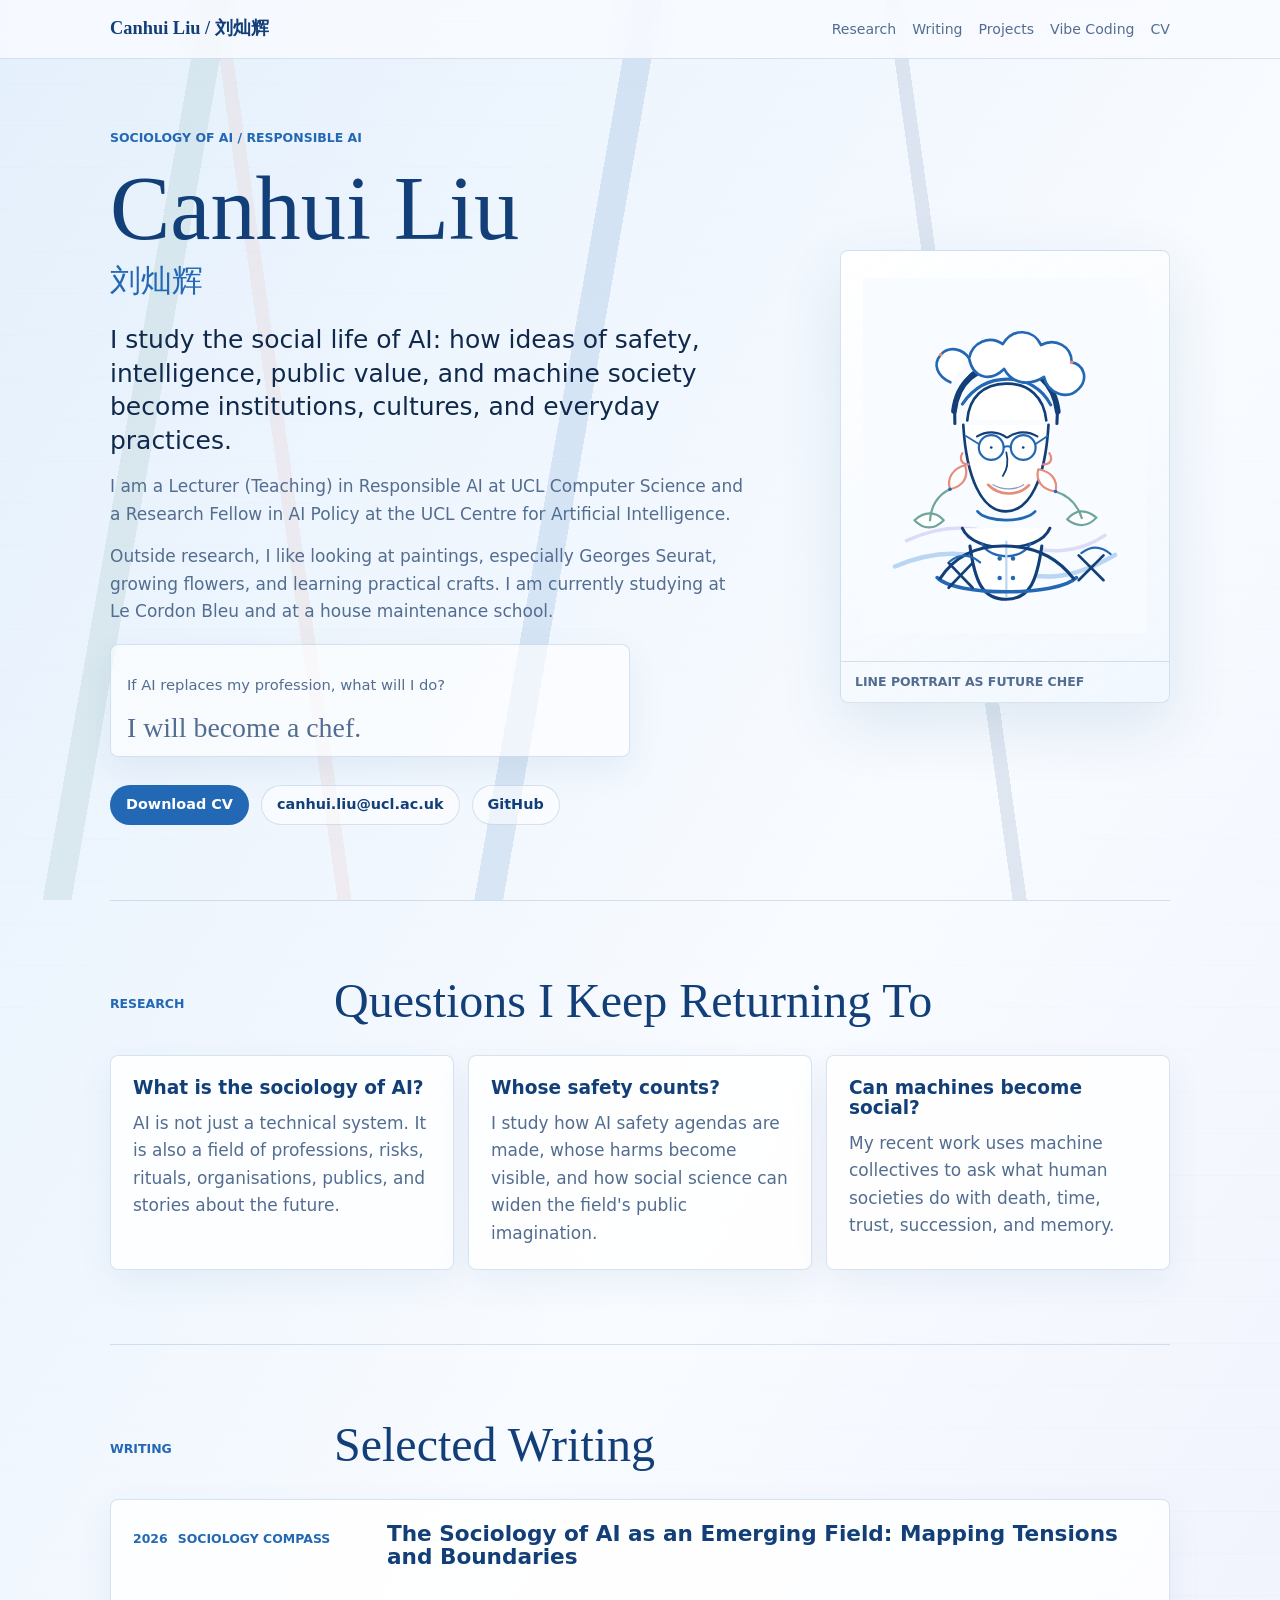
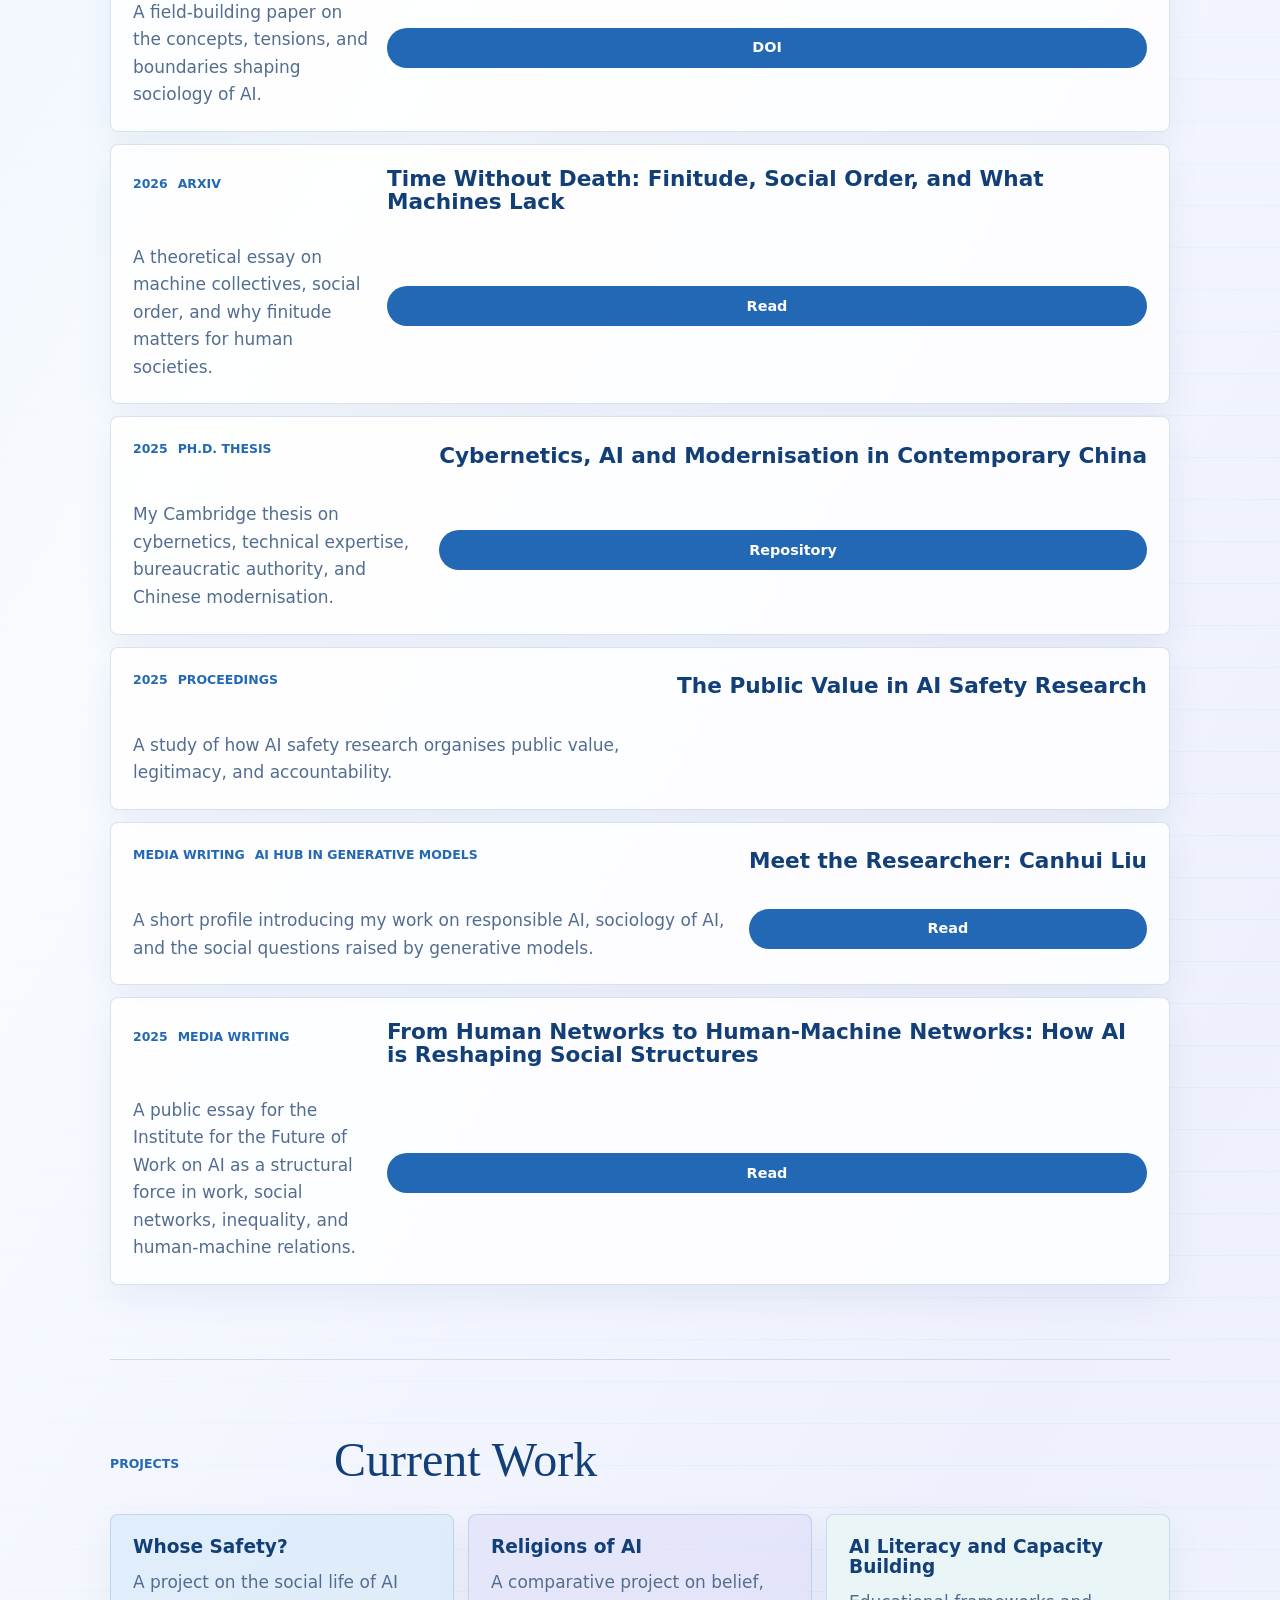
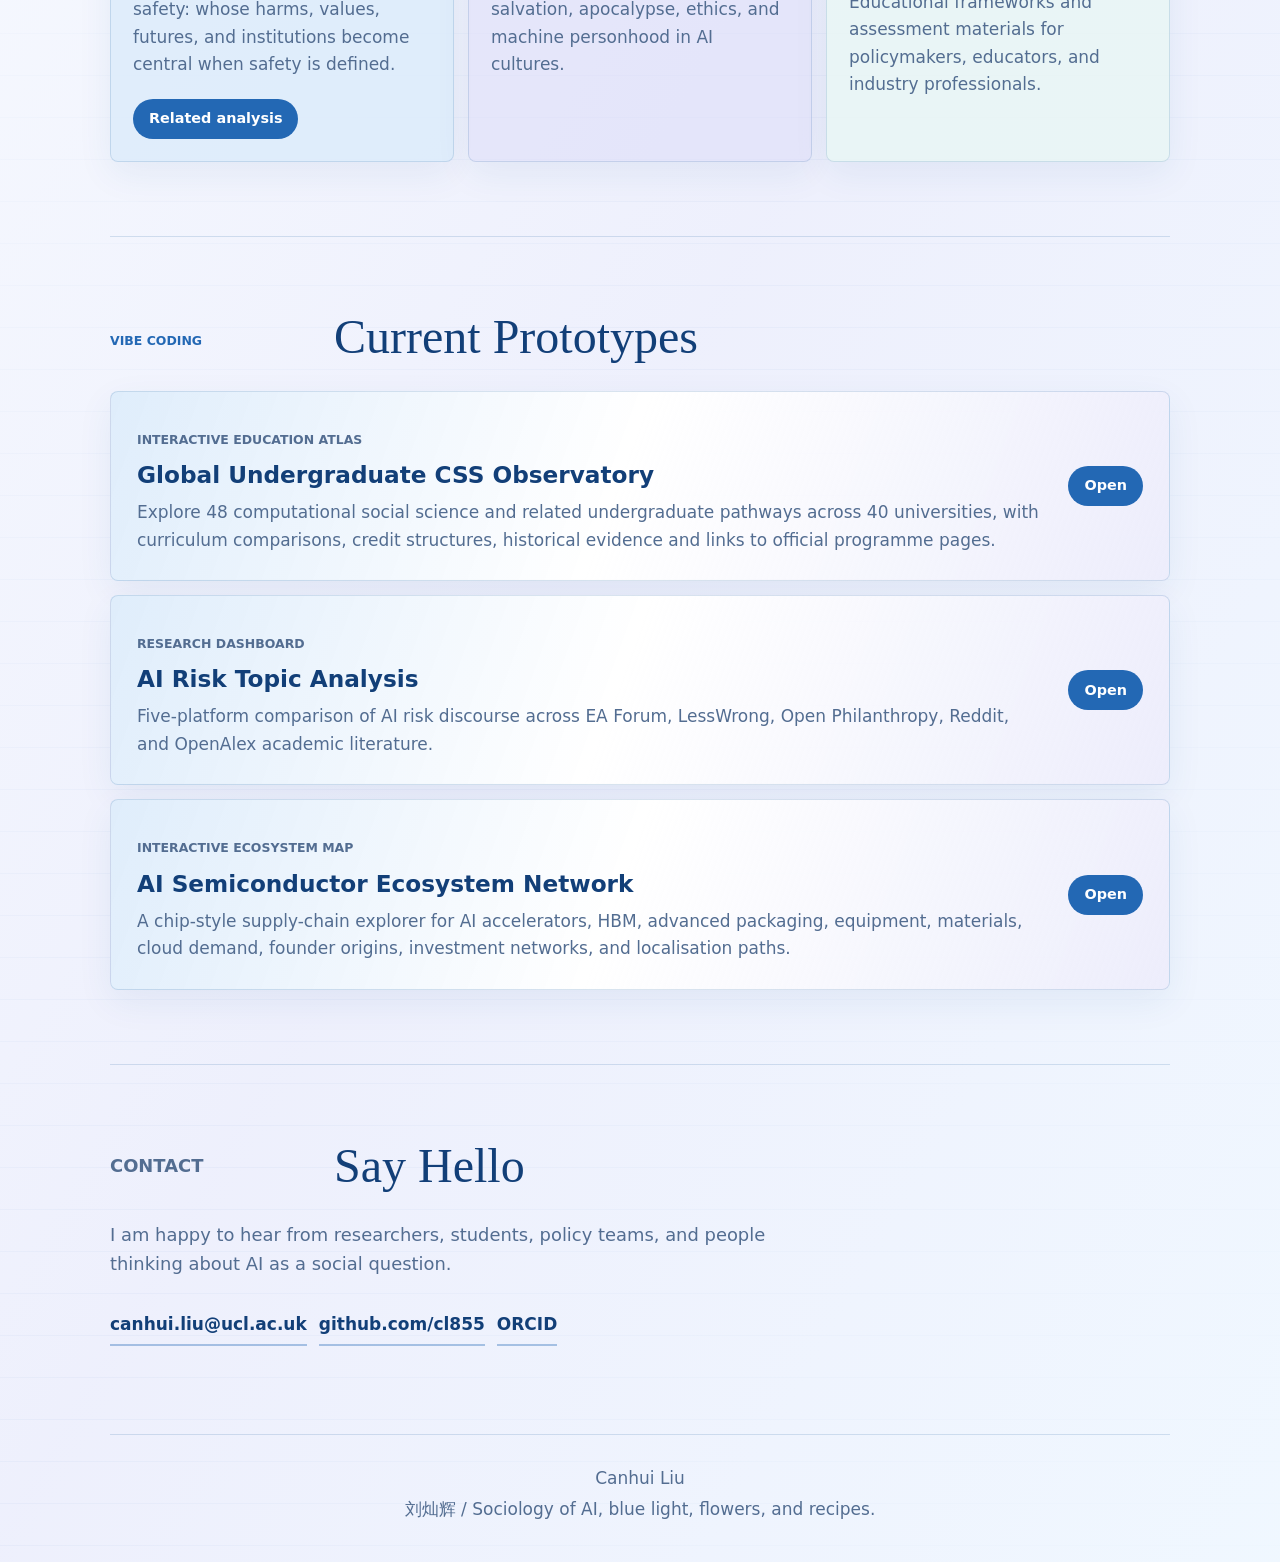
<file: index.html>
<!doctype html>
<html lang="en">
  <head>
    <meta charset="utf-8">
    <meta name="viewport" content="width=device-width, initial-scale=1">
    <title>Canhui Liu 刘灿辉 | Sociology of AI</title>
    <meta name="description" content="Canhui Liu, 刘灿辉, is a sociologist of AI and responsible AI researcher at University College London.">
    <meta name="author" content="Canhui Liu">
    <meta property="og:title" content="Canhui Liu 刘灿辉">
    <meta property="og:description" content="Sociology of AI, responsible AI, AI safety, public value, and computational social science.">
    <meta property="og:type" content="website">
    <meta property="og:url" content="https://cl855.github.io/canhui-liu/">
    <meta property="og:image" content="https://cl855.github.io/canhui-liu/assets/self-portrait-line.svg">
    <link rel="canonical" href="https://cl855.github.io/canhui-liu/">
    <link rel="stylesheet" href="styles.css">
    <script type="application/ld+json">
      {
        "@context": "https://schema.org",
        "@type": "Person",
        "name": "Canhui Liu",
        "alternateName": "刘灿辉",
        "email": "mailto:canhui.liu@ucl.ac.uk",
        "affiliation": [
          { "@type": "CollegeOrUniversity", "name": "University College London" },
          { "@type": "Organization", "name": "The UCL Centre for Artificial Intelligence" }
        ],
        "jobTitle": ["Lecturer (Teaching) in Responsible AI", "Research Fellow in AI Policy"],
        "url": "https://cl855.github.io/canhui-liu/",
        "sameAs": [
          "https://github.com/cl855",
          "https://orcid.org/0000-0002-2252-1769"
        ]
      }
    </script>
  </head>
  <body>
    <a class="skip-link" href="#main">Skip to content</a>

    <header class="site-header">
      <nav class="nav" aria-label="Primary">
        <a class="nav-name" href="#top">Canhui Liu / 刘灿辉</a>
        <div class="nav-links">
          <a href="#research">Research</a>
          <a href="#papers">Writing</a>
          <a href="#projects">Projects</a>
          <a href="#works">Vibe Coding</a>
          <a href="assets/Canhui-LIU-CV-202606.pdf">CV</a>
        </div>
      </nav>
    </header>

    <main id="main">
      <section id="top" class="hero">
        <div class="hero-copy">
          <p class="eyebrow">Sociology of AI / Responsible AI</p>
          <h1>Canhui Liu <span>刘灿辉</span></h1>
          <p class="lede">
            I study the social life of AI: how ideas of safety, intelligence, public value, and machine society become institutions, cultures, and everyday practices.
          </p>
          <p>
            I am a Lecturer (Teaching) in Responsible AI at UCL Computer Science and a Research Fellow in AI Policy at the UCL Centre for Artificial Intelligence.
          </p>
          <p>
            Outside research, I like looking at paintings, especially Georges Seurat, growing flowers, and learning practical crafts. I am currently studying at Le Cordon Bleu and at a house maintenance school.
          </p>
          <div class="intro-qa" aria-label="Personal question">
            <p class="question">If AI replaces my profession, what will I do?</p>
            <p class="answer">I will become a chef.</p>
          </div>
          <div class="hero-actions" aria-label="Primary links">
            <a class="button-link" href="assets/Canhui-LIU-CV-202606.pdf">Download CV</a>
            <a class="plain-link" href="mailto:canhui.liu@ucl.ac.uk">canhui.liu@ucl.ac.uk</a>
            <a class="plain-link" href="https://github.com/cl855">GitHub</a>
          </div>
        </div>

        <figure class="portrait-card">
          <img src="assets/self-portrait-line.svg" alt="Line portrait of Canhui Liu as a chef">
          <figcaption>line portrait as future chef</figcaption>
        </figure>
      </section>

      <section id="research" class="section-block">
        <div class="section-head">
          <p class="eyebrow">Research</p>
          <h2>Questions I Keep Returning To</h2>
        </div>

        <div class="compact-grid">
          <article>
            <h3>What is the sociology of AI?</h3>
            <p>AI is not just a technical system. It is also a field of professions, risks, rituals, organisations, publics, and stories about the future.</p>
          </article>
          <article>
            <h3>Whose safety counts?</h3>
            <p>I study how AI safety agendas are made, whose harms become visible, and how social science can widen the field's public imagination.</p>
          </article>
          <article>
            <h3>Can machines become social?</h3>
            <p>My recent work uses machine collectives to ask what human societies do with death, time, trust, succession, and memory.</p>
          </article>
        </div>
      </section>

      <section id="papers" class="section-block">
        <div class="section-head">
          <p class="eyebrow">Writing</p>
          <h2>Selected Writing</h2>
        </div>

        <div class="paper-list">
          <article class="paper-item">
            <div class="paper-meta">
              <span>2026</span>
              <span>Sociology Compass</span>
            </div>
            <h3>The Sociology of AI as an Emerging Field: Mapping Tensions and Boundaries</h3>
            <p>A field-building paper on the concepts, tensions, and boundaries shaping sociology of AI.</p>
            <a href="https://compass.onlinelibrary.wiley.com/doi/10.1111/soc4.70201">DOI</a>
          </article>

          <article class="paper-item">
            <div class="paper-meta">
              <span>2026</span>
              <span>arXiv</span>
            </div>
            <h3>Time Without Death: Finitude, Social Order, and What Machines Lack</h3>
            <p>A theoretical essay on machine collectives, social order, and why finitude matters for human societies.</p>
            <a href="https://arxiv.org/abs/2606.13988">Read</a>
          </article>

          <article class="paper-item">
            <div class="paper-meta">
              <span>2025</span>
              <span>Ph.D. Thesis</span>
            </div>
            <h3>Cybernetics, AI and Modernisation in Contemporary China</h3>
            <p>My Cambridge thesis on cybernetics, technical expertise, bureaucratic authority, and Chinese modernisation.</p>
            <a href="https://www.repository.cam.ac.uk/items/e3b8e534-df29-43b6-b37b-2b416f9b15b3">Repository</a>
          </article>

          <article class="paper-item">
            <div class="paper-meta">
              <span>2025</span>
              <span>Proceedings</span>
            </div>
            <h3>The Public Value in AI Safety Research</h3>
            <p>A study of how AI safety research organises public value, legitimacy, and accountability.</p>
          </article>

          <article class="paper-item">
            <div class="paper-meta">
              <span>Media Writing</span>
              <span>AI Hub in Generative Models</span>
            </div>
            <h3>Meet the Researcher: Canhui Liu</h3>
            <p>A short profile introducing my work on responsible AI, sociology of AI, and the social questions raised by generative models.</p>
            <a href="https://www.genai.ac.uk/blogs/meet-the-researcher/canhuiliu">Read</a>
          </article>

          <article class="paper-item">
            <div class="paper-meta">
              <span>2025</span>
              <span>Media Writing</span>
            </div>
            <h3>From Human Networks to Human-Machine Networks: How AI is Reshaping Social Structures</h3>
            <p>A public essay for the Institute for the Future of Work on AI as a structural force in work, social networks, inequality, and human-machine relations.</p>
            <a href="https://www.ifow.org/news-articles/from-human-networks-to-human-machine-networks-how-ai-is-reshaping-social-structures">Read</a>
          </article>
        </div>
      </section>

      <section id="projects" class="section-block">
        <div class="section-head">
          <p class="eyebrow">Projects</p>
          <h2>Current Work</h2>
        </div>

        <div class="compact-grid projects">
          <article>
            <h3>Whose Safety?</h3>
            <p>A project on the social life of AI safety: whose harms, values, futures, and institutions become central when safety is defined.</p>
            <a href="works/ai-risk-5platform-comparison.html">Related analysis</a>
          </article>
          <article>
            <h3>Religions of AI</h3>
            <p>A comparative project on belief, salvation, apocalypse, ethics, and machine personhood in AI cultures.</p>
          </article>
          <article>
            <h3>AI Literacy and Capacity Building</h3>
            <p>Educational frameworks and assessment materials for policymakers, educators, and industry professionals.</p>
          </article>
        </div>
      </section>

      <section id="works" class="section-block">
        <div class="section-head">
          <p class="eyebrow">Vibe Coding</p>
          <h2>Current Prototypes</h2>
        </div>

        <div class="work-list">
          <article class="work-feature">
            <div>
              <p class="work-type">Interactive education atlas</p>
              <h3>Global Undergraduate CSS Observatory</h3>
              <p>Explore 48 computational social science and related undergraduate pathways across 40 universities, with curriculum comparisons, credit structures, historical evidence and links to official programme pages.</p>
            </div>
            <a class="button-link" href="works/css-observatory/">Open</a>
          </article>

          <article class="work-feature">
            <div>
              <p class="work-type">Research dashboard</p>
              <h3>AI Risk Topic Analysis</h3>
              <p>Five-platform comparison of AI risk discourse across EA Forum, LessWrong, Open Philanthropy, Reddit, and OpenAlex academic literature.</p>
            </div>
            <a class="button-link" href="works/ai-risk-5platform-comparison.html">Open</a>
          </article>

          <article class="work-feature">
            <div>
              <p class="work-type">Interactive ecosystem map</p>
              <h3>AI Semiconductor Ecosystem Network</h3>
              <p>A chip-style supply-chain explorer for AI accelerators, HBM, advanced packaging, equipment, materials, cloud demand, founder origins, investment networks, and localisation paths.</p>
            </div>
            <a class="button-link" href="works/ai-semiconductor-ecosystem/index.html">Open</a>
          </article>
        </div>
      </section>

      <section id="contact" class="section-block contact-section">
        <div class="section-head">
          <p class="eyebrow">Contact</p>
          <h2>Say Hello</h2>
        </div>
        <p>I am happy to hear from researchers, students, policy teams, and people thinking about AI as a social question.</p>
        <div class="contact-links">
          <a href="mailto:canhui.liu@ucl.ac.uk">canhui.liu@ucl.ac.uk</a>
          <a href="https://github.com/cl855">github.com/cl855</a>
          <a href="https://orcid.org/0000-0002-2252-1769">ORCID</a>
        </div>
      </section>
    </main>

    <footer class="site-footer">
      <p>Canhui Liu</p>
      <p>刘灿辉 / Sociology of AI, blue light, flowers, and recipes.</p>
    </footer>
  </body>
</html>
</file>
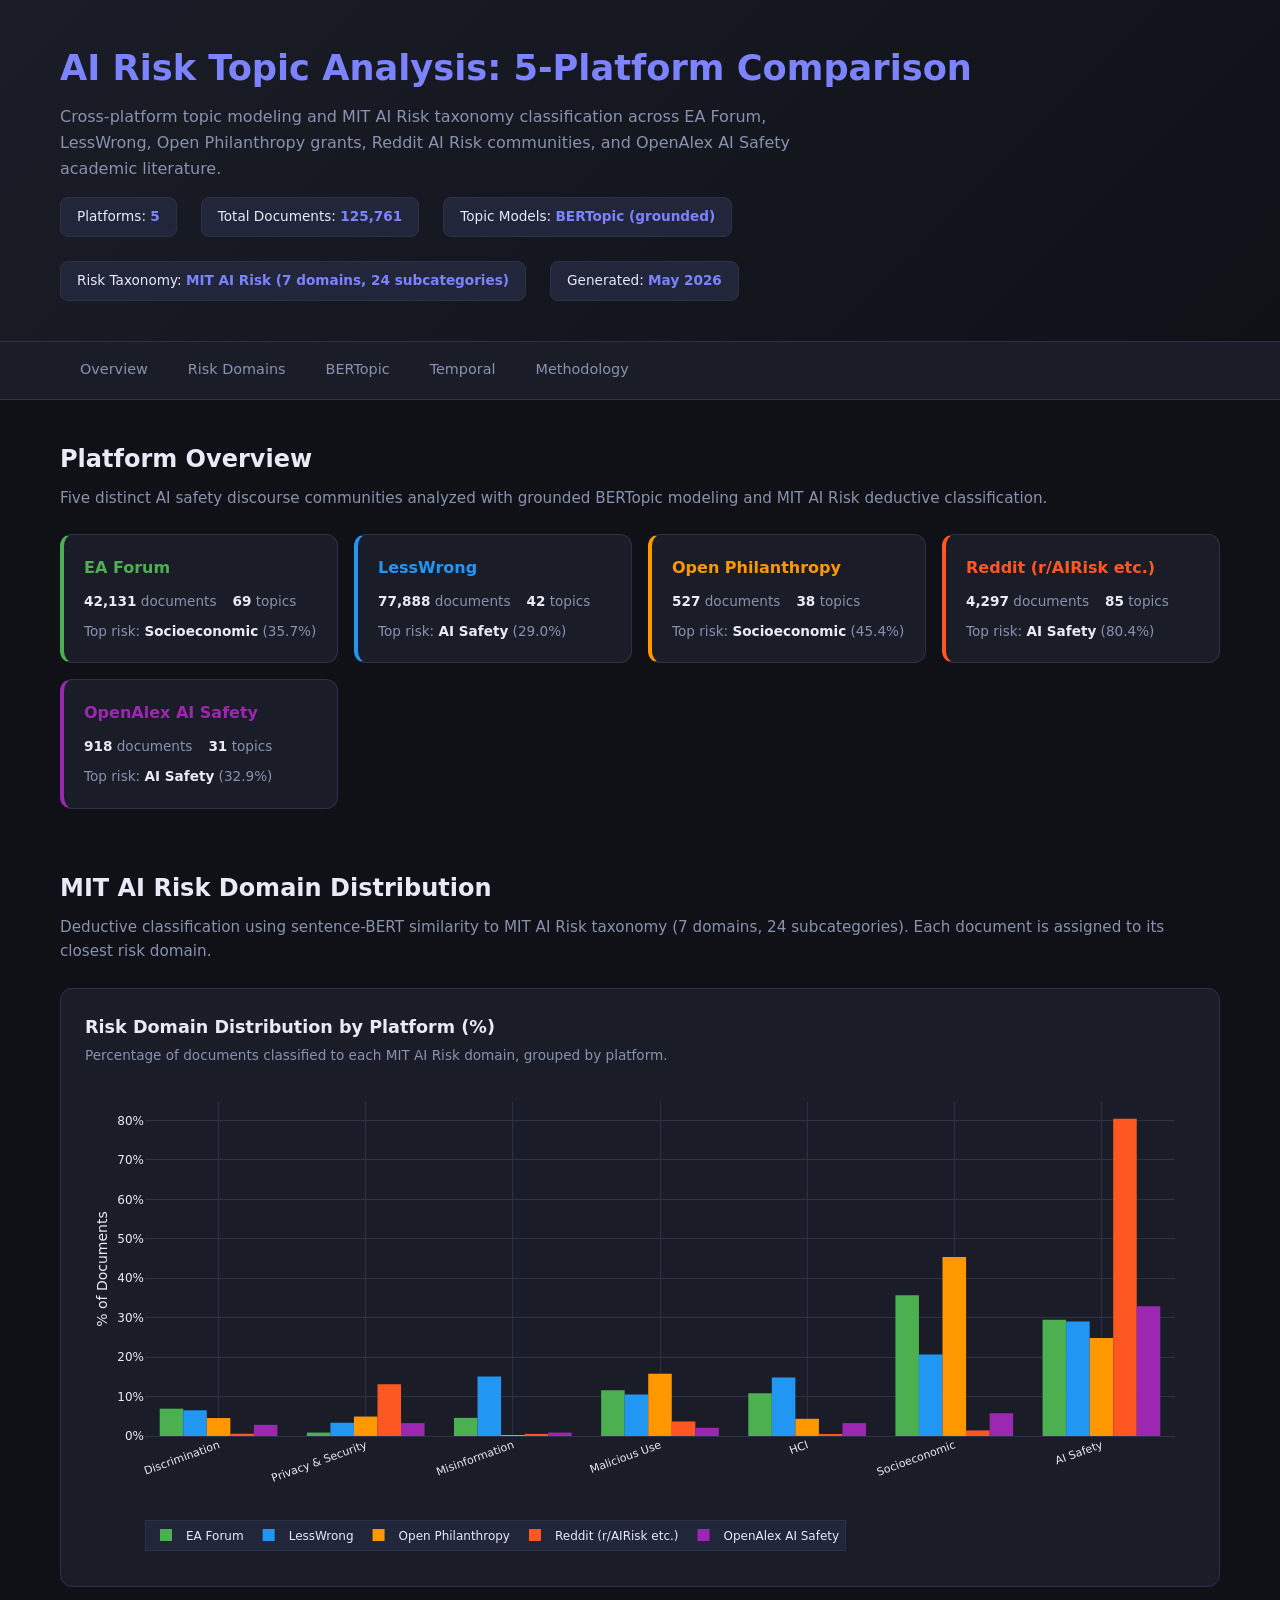
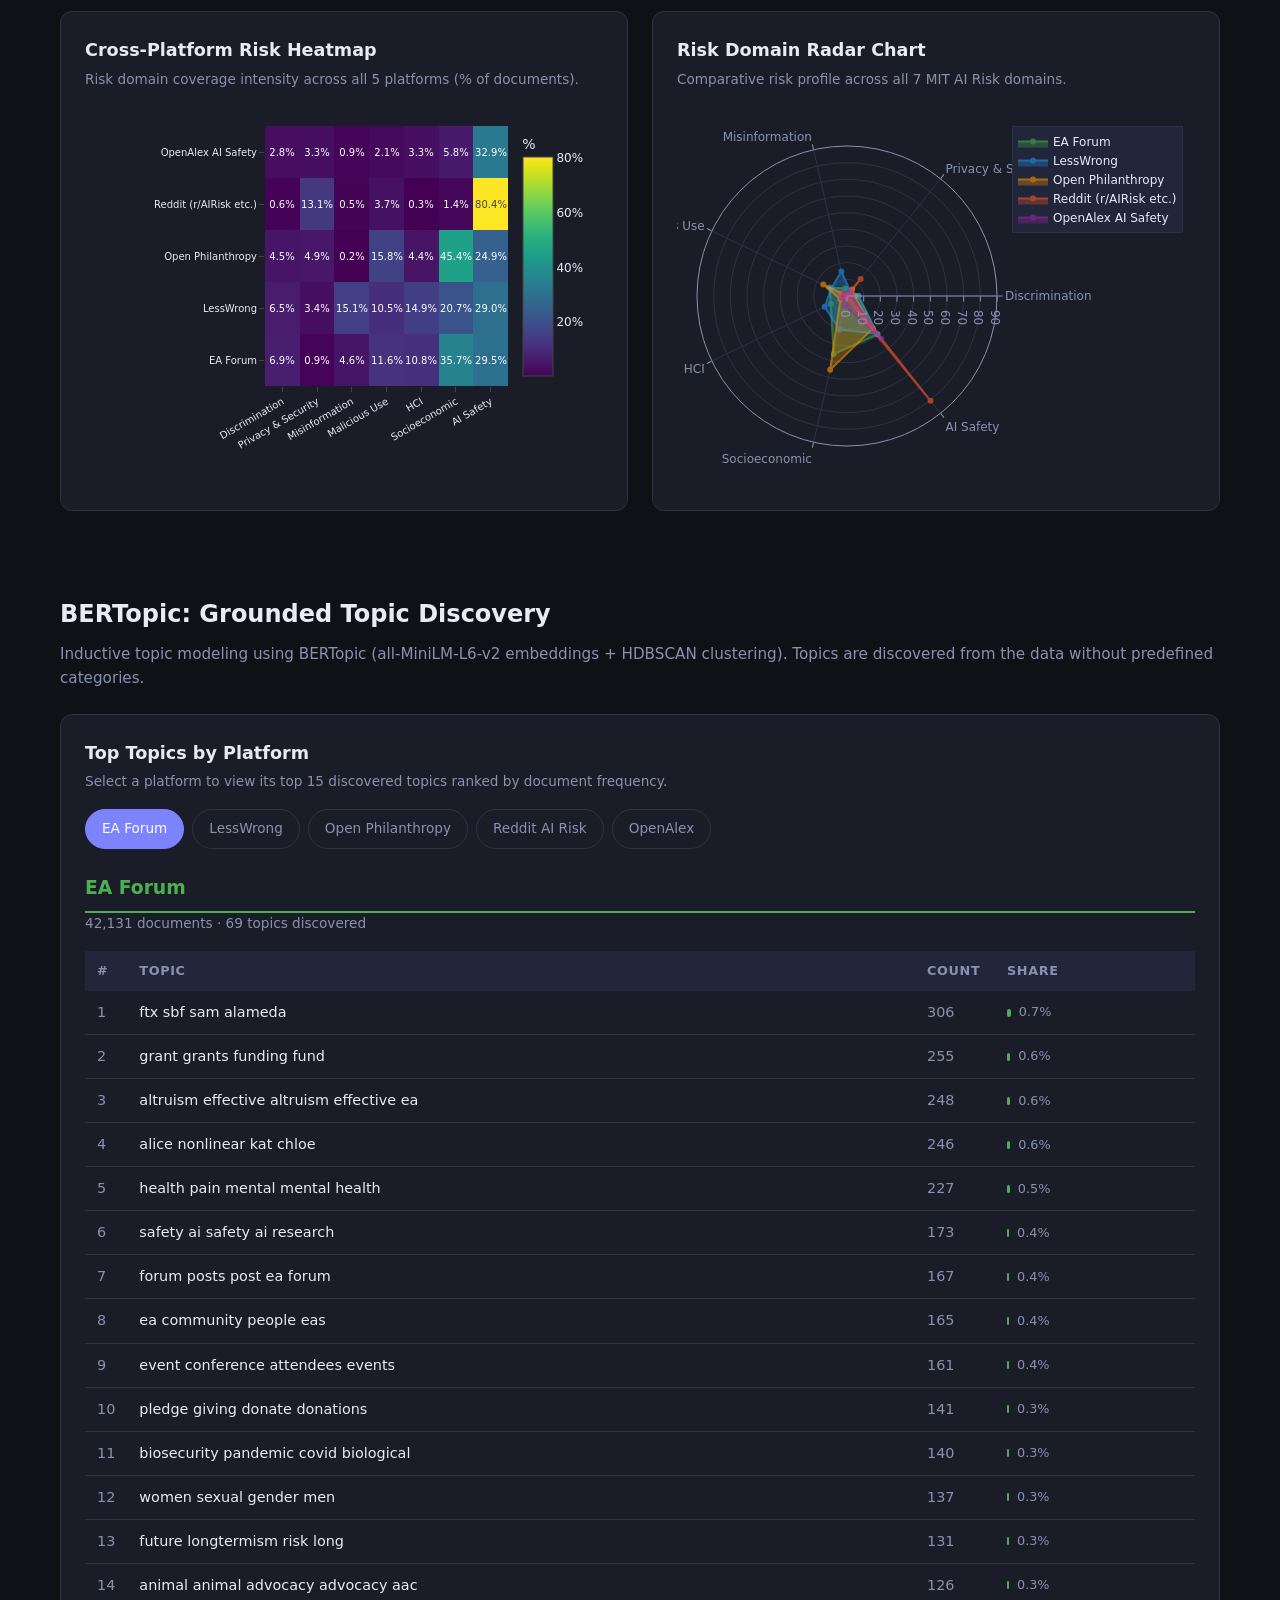
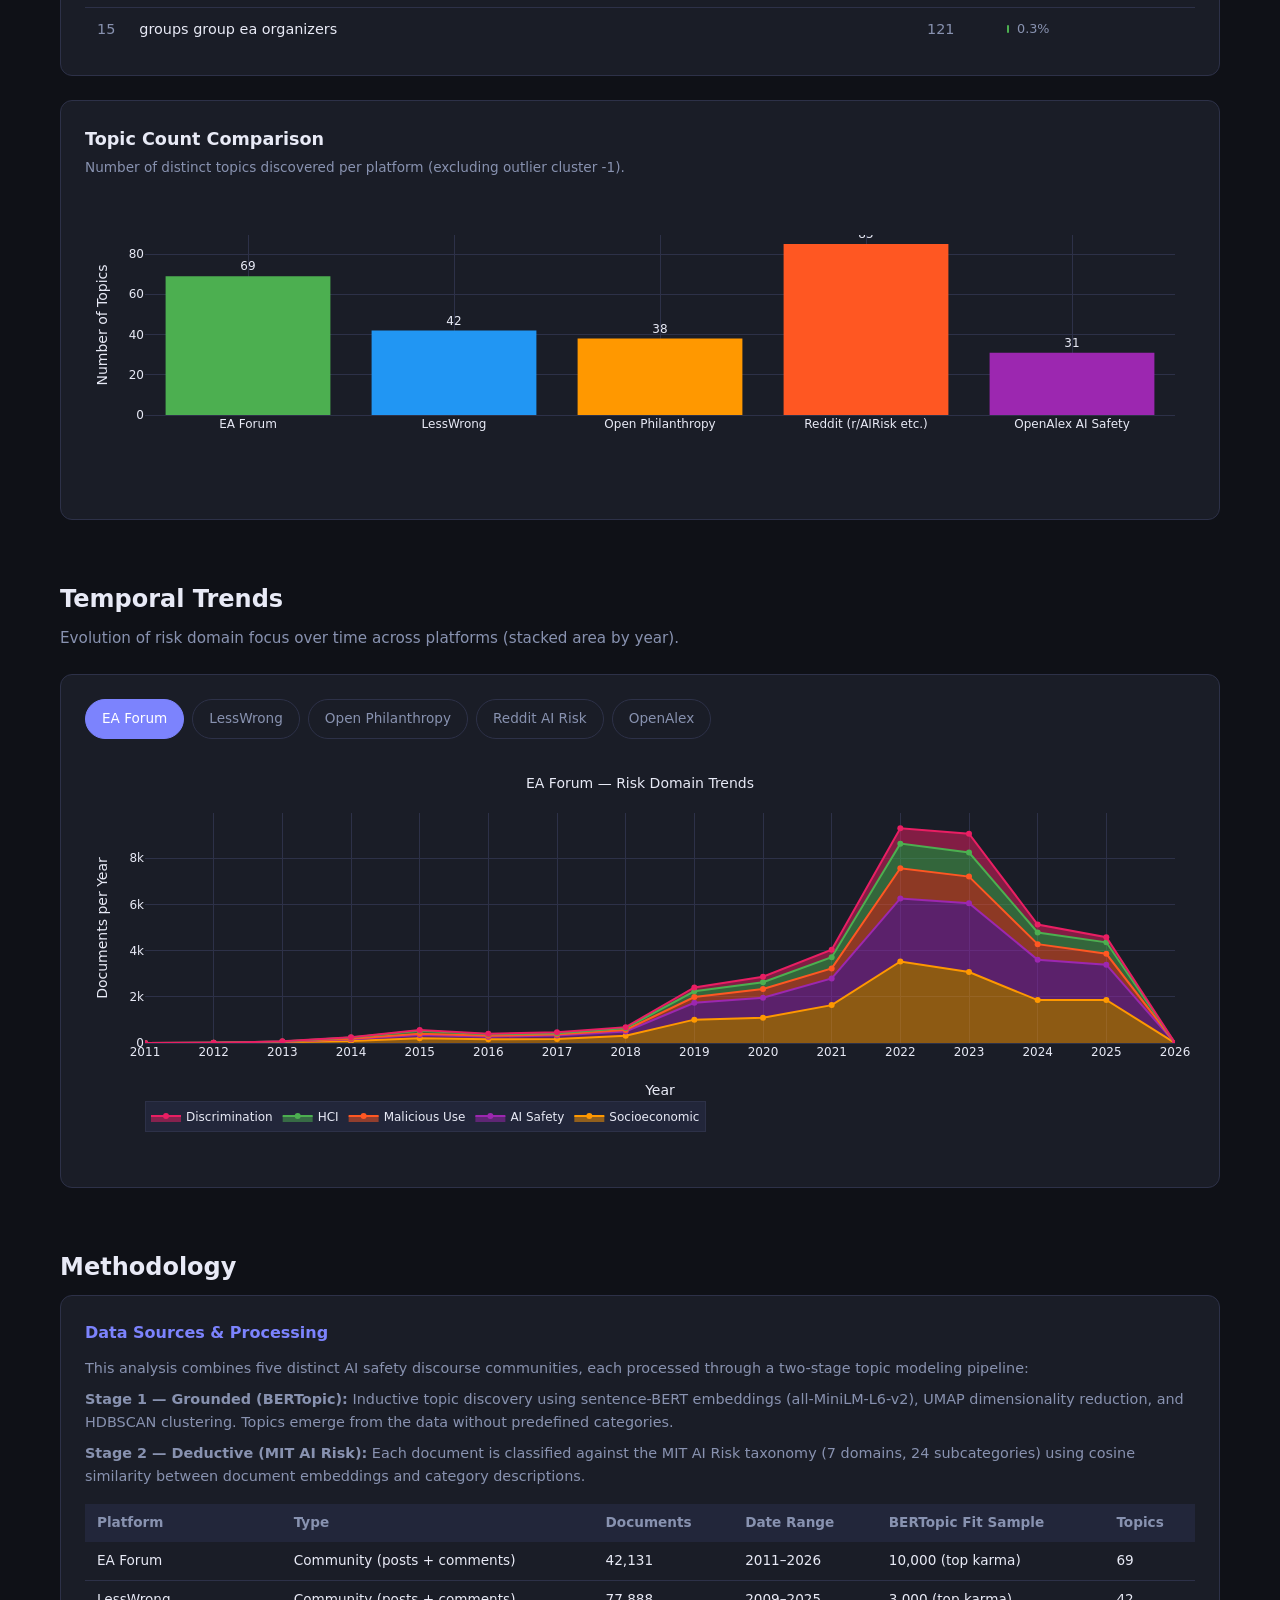
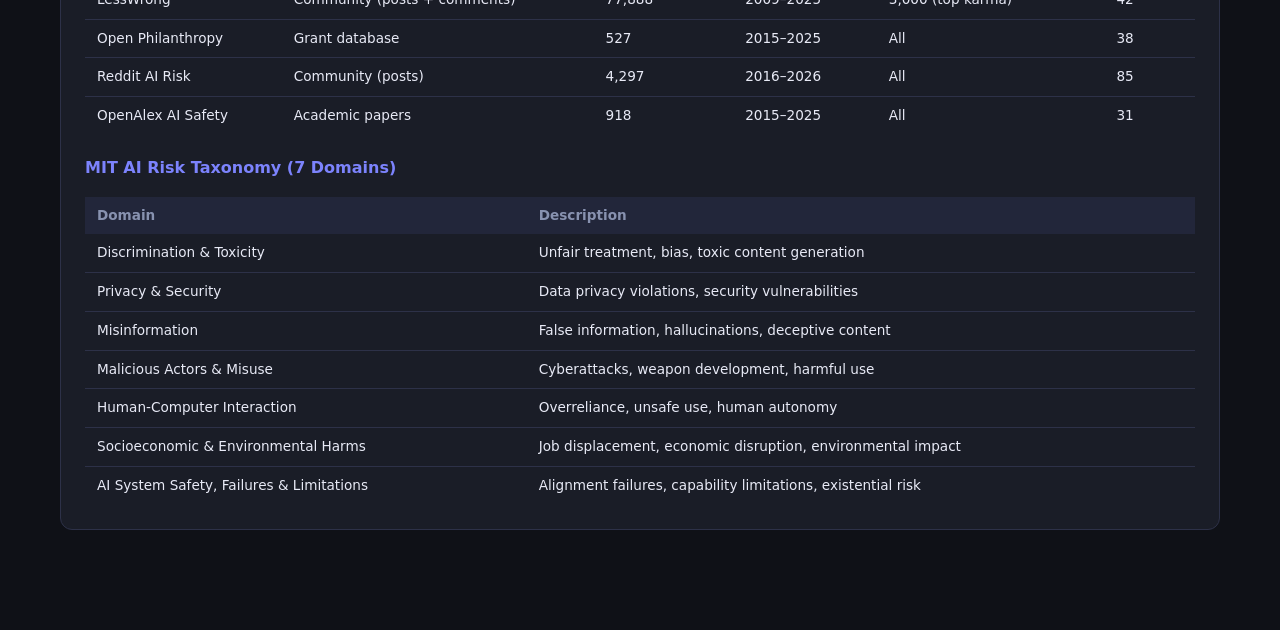
<file: works/ai-risk-5platform-comparison.html>
<!DOCTYPE html>
<html lang="en">
<head>
<meta charset="UTF-8">
<meta name="viewport" content="width=device-width, initial-scale=1.0">
<title>AI Risk Topic Analysis: 5-Platform Comparison</title>
<script src="https://cdn.plot.ly/plotly-2.27.0.min.js"></script>
<style>
  :root {
    --bg: #0f1117;
    --surface: #1a1d27;
    --surface2: #22263a;
    --border: #2d3148;
    --text: #e8eaf6;
    --text-muted: #8892b0;
    --accent: #7c83fd;
  }
  * { box-sizing: border-box; margin: 0; padding: 0; }
  body { background: var(--bg); color: var(--text); font-family: 'Segoe UI', system-ui, sans-serif; line-height: 1.6; }
  
  /* Header */
  .header { background: linear-gradient(135deg, #1a1d27 0%, #0f1117 100%); border-bottom: 1px solid var(--border); padding: 40px 60px; }
  .header h1 { font-size: 2.2rem; font-weight: 700; color: var(--accent); margin-bottom: 8px; }
  .header p { color: var(--text-muted); font-size: 1rem; max-width: 800px; }
  .header .meta { margin-top: 16px; display: flex; gap: 24px; flex-wrap: wrap; }
  .header .meta-item { background: var(--surface2); border: 1px solid var(--border); border-radius: 8px; padding: 8px 16px; font-size: 0.85rem; }
  .header .meta-item strong { color: var(--accent); }
  
  /* Nav */
  .nav { background: var(--surface); border-bottom: 1px solid var(--border); padding: 0 60px; position: sticky; top: 0; z-index: 100; }
  .nav ul { display: flex; list-style: none; gap: 0; }
  .nav ul li a { display: block; padding: 16px 20px; color: var(--text-muted); text-decoration: none; font-size: 0.9rem; border-bottom: 2px solid transparent; transition: all 0.2s; }
  .nav ul li a:hover, .nav ul li a.active { color: var(--accent); border-bottom-color: var(--accent); }
  
  /* Main */
  .main { max-width: 1400px; margin: 0 auto; padding: 40px 60px; }
  
  /* Section */
  .section { margin-bottom: 60px; }
  .section-title { font-size: 1.5rem; font-weight: 700; color: var(--text); margin-bottom: 8px; }
  .section-subtitle { color: var(--text-muted); font-size: 0.95rem; margin-bottom: 24px; }
  
  /* Platform cards */
  .platform-cards { display: grid; grid-template-columns: repeat(auto-fill, minmax(260px, 1fr)); gap: 16px; margin-bottom: 40px; }
  .platform-card { background: var(--surface); border: 1px solid var(--border); border-radius: 12px; padding: 20px; transition: transform 0.2s; }
  .platform-card:hover { transform: translateY(-2px); }
  .platform-name { font-size: 1rem; font-weight: 700; margin-bottom: 10px; }
  .platform-stats { display: flex; gap: 16px; margin-bottom: 8px; }
  .stat-item { font-size: 0.85rem; color: var(--text-muted); }
  .stat-item strong { color: var(--text); }
  .platform-top-domain { font-size: 0.85rem; color: var(--text-muted); }
  .platform-top-domain strong { color: var(--text); }
  
  /* Chart containers */
  .chart-container { background: var(--surface); border: 1px solid var(--border); border-radius: 12px; padding: 24px; margin-bottom: 24px; }
  .chart-title { font-size: 1.1rem; font-weight: 600; margin-bottom: 4px; }
  .chart-desc { font-size: 0.85rem; color: var(--text-muted); margin-bottom: 16px; }
  .chart-grid-2 { display: grid; grid-template-columns: 1fr 1fr; gap: 24px; }
  
  /* Topic tables */
  .topic-tabs { display: flex; gap: 8px; flex-wrap: wrap; margin-bottom: 24px; }
  .topic-tab { padding: 8px 16px; border-radius: 20px; border: 1px solid var(--border); background: var(--surface); color: var(--text-muted); cursor: pointer; font-size: 0.85rem; transition: all 0.2s; }
  .topic-tab.active { background: var(--accent); color: white; border-color: var(--accent); }
  .platform-topic-section { display: none; }
  .platform-topic-section.active { display: block; }
  .topic-meta { color: var(--text-muted); font-size: 0.85rem; margin-bottom: 16px; }
  .topic-table { width: 100%; border-collapse: collapse; }
  .topic-table th { background: var(--surface2); padding: 10px 12px; text-align: left; font-size: 0.8rem; color: var(--text-muted); text-transform: uppercase; letter-spacing: 0.05em; }
  .topic-table td { padding: 10px 12px; border-bottom: 1px solid var(--border); font-size: 0.9rem; }
  .topic-table tr:last-child td { border-bottom: none; }
  .rank { color: var(--text-muted); font-size: 0.8rem; width: 30px; }
  .topic-name { max-width: 400px; }
  .topic-count { color: var(--text-muted); font-size: 0.85rem; width: 80px; }
  .topic-pct { width: 200px; }
  .pct-bar-container { display: flex; align-items: center; gap: 8px; }
  .pct-bar { height: 8px; border-radius: 4px; min-width: 2px; }
  .pct-bar-container span { font-size: 0.8rem; color: var(--text-muted); white-space: nowrap; }
  
  /* Temporal tabs */
  .temporal-tabs { display: flex; gap: 8px; flex-wrap: wrap; margin-bottom: 24px; }
  .temporal-tab { padding: 8px 16px; border-radius: 20px; border: 1px solid var(--border); background: var(--surface); color: var(--text-muted); cursor: pointer; font-size: 0.85rem; transition: all 0.2s; }
  .temporal-tab.active { background: var(--accent); color: white; border-color: var(--accent); }
  .temporal-section { display: none; }
  .temporal-section.active { display: block; }
  
  /* Methodology note */
  .methodology { background: var(--surface); border: 1px solid var(--border); border-radius: 12px; padding: 24px; }
  .methodology h3 { font-size: 1rem; font-weight: 700; margin-bottom: 12px; color: var(--accent); }
  .methodology p { font-size: 0.9rem; color: var(--text-muted); margin-bottom: 8px; }
  .methodology table { width: 100%; border-collapse: collapse; margin-top: 16px; font-size: 0.85rem; }
  .methodology th { background: var(--surface2); padding: 8px 12px; text-align: left; color: var(--text-muted); }
  .methodology td { padding: 8px 12px; border-bottom: 1px solid var(--border); }
  .methodology tr:last-child td { border-bottom: none; }
  
  @media (max-width: 768px) {
    .header, .main { padding: 20px; }
    .nav { padding: 0 20px; }
    .chart-grid-2 { grid-template-columns: 1fr; }
  }
</style>
</head>
<body>

<div class="header">
  <h1>AI Risk Topic Analysis: 5-Platform Comparison</h1>
  <p>Cross-platform topic modeling and MIT AI Risk taxonomy classification across EA Forum, LessWrong, Open Philanthropy grants, Reddit AI Risk communities, and OpenAlex AI Safety academic literature.</p>
  <div class="meta">
    <div class="meta-item">Platforms: <strong>5</strong></div>
    <div class="meta-item">Total Documents: <strong>125,761</strong></div>
    <div class="meta-item">Topic Models: <strong>BERTopic (grounded)</strong></div>
    <div class="meta-item">Risk Taxonomy: <strong>MIT AI Risk (7 domains, 24 subcategories)</strong></div>
    <div class="meta-item">Generated: <strong>May 2026</strong></div>
  </div>
</div>

<nav class="nav">
  <ul>
    <li><a href="#overview" class="active">Overview</a></li>
    <li><a href="#risk-domains">Risk Domains</a></li>
    <li><a href="#topics">BERTopic</a></li>
    <li><a href="#temporal">Temporal</a></li>
    <li><a href="#methodology">Methodology</a></li>
  </ul>
</nav>

<div class="main">

<!-- OVERVIEW -->
<section class="section" id="overview">
  <div class="section-title">Platform Overview</div>
  <div class="section-subtitle">Five distinct AI safety discourse communities analyzed with grounded BERTopic modeling and MIT AI Risk deductive classification.</div>
  <div class="platform-cards">
    
    <div class="platform-card" style="border-left: 4px solid #4CAF50">
        <div class="platform-name" style="color: #4CAF50">EA Forum</div>
        <div class="platform-stats">
            <span class="stat-item"><strong>42,131</strong> documents</span>
            <span class="stat-item"><strong>69</strong> topics</span>
        </div>
        <div class="platform-top-domain">Top risk: <strong>Socioeconomic</strong> (35.7%)</div>
    </div>
    <div class="platform-card" style="border-left: 4px solid #2196F3">
        <div class="platform-name" style="color: #2196F3">LessWrong</div>
        <div class="platform-stats">
            <span class="stat-item"><strong>77,888</strong> documents</span>
            <span class="stat-item"><strong>42</strong> topics</span>
        </div>
        <div class="platform-top-domain">Top risk: <strong>AI Safety</strong> (29.0%)</div>
    </div>
    <div class="platform-card" style="border-left: 4px solid #FF9800">
        <div class="platform-name" style="color: #FF9800">Open Philanthropy</div>
        <div class="platform-stats">
            <span class="stat-item"><strong>527</strong> documents</span>
            <span class="stat-item"><strong>38</strong> topics</span>
        </div>
        <div class="platform-top-domain">Top risk: <strong>Socioeconomic</strong> (45.4%)</div>
    </div>
    <div class="platform-card" style="border-left: 4px solid #FF5722">
        <div class="platform-name" style="color: #FF5722">Reddit (r/AIRisk etc.)</div>
        <div class="platform-stats">
            <span class="stat-item"><strong>4,297</strong> documents</span>
            <span class="stat-item"><strong>85</strong> topics</span>
        </div>
        <div class="platform-top-domain">Top risk: <strong>AI Safety</strong> (80.4%)</div>
    </div>
    <div class="platform-card" style="border-left: 4px solid #9C27B0">
        <div class="platform-name" style="color: #9C27B0">OpenAlex AI Safety</div>
        <div class="platform-stats">
            <span class="stat-item"><strong>918</strong> documents</span>
            <span class="stat-item"><strong>31</strong> topics</span>
        </div>
        <div class="platform-top-domain">Top risk: <strong>AI Safety</strong> (32.9%)</div>
    </div>
  </div>
</section>

<!-- RISK DOMAINS -->
<section class="section" id="risk-domains">
  <div class="section-title">MIT AI Risk Domain Distribution</div>
  <div class="section-subtitle">Deductive classification using sentence-BERT similarity to MIT AI Risk taxonomy (7 domains, 24 subcategories). Each document is assigned to its closest risk domain.</div>
  
  <div class="chart-container">
    <div class="chart-title">Risk Domain Distribution by Platform (%)</div>
    <div class="chart-desc">Percentage of documents classified to each MIT AI Risk domain, grouped by platform.</div>
    <div id="risk-bar-chart" style="height: 480px;"></div>
  </div>
  
  <div class="chart-grid-2">
    <div class="chart-container">
      <div class="chart-title">Cross-Platform Risk Heatmap</div>
      <div class="chart-desc">Risk domain coverage intensity across all 5 platforms (% of documents).</div>
      <div id="risk-heatmap" style="height: 380px;"></div>
    </div>
    <div class="chart-container">
      <div class="chart-title">Risk Domain Radar Chart</div>
      <div class="chart-desc">Comparative risk profile across all 7 MIT AI Risk domains.</div>
      <div id="risk-radar" style="height: 380px;"></div>
    </div>
  </div>
</section>

<!-- BERTOPIC -->
<section class="section" id="topics">
  <div class="section-title">BERTopic: Grounded Topic Discovery</div>
  <div class="section-subtitle">Inductive topic modeling using BERTopic (all-MiniLM-L6-v2 embeddings + HDBSCAN clustering). Topics are discovered from the data without predefined categories.</div>
  
  <div class="chart-container">
    <div class="chart-title">Top Topics by Platform</div>
    <div class="chart-desc">Select a platform to view its top 15 discovered topics ranked by document frequency.</div>
    
    <div class="topic-tabs" id="topic-tabs">
      <div class="topic-tab active" onclick="showTopics('EA-Forum', this)">EA Forum</div>
      <div class="topic-tab" onclick="showTopics('LessWrong', this)">LessWrong</div>
      <div class="topic-tab" onclick="showTopics('Open-Philanthropy', this)">Open Philanthropy</div>
      <div class="topic-tab" onclick="showTopics('Reddit-rAIRisk-etc-', this)">Reddit AI Risk</div>
      <div class="topic-tab" onclick="showTopics('OpenAlex-AI-Safety', this)">OpenAlex</div>
    </div>
    
    <div id="topic-content">
      
    <div class="platform-topic-section" id="topics-EA-Forum">
        <h3 style="color: #4CAF50; border-bottom: 2px solid #4CAF50; padding-bottom: 8px;">EA Forum</h3>
        <p class="topic-meta">42,131 documents · 69 topics discovered</p>
        <table class="topic-table">
            <thead><tr><th>#</th><th>Topic</th><th>Count</th><th>Share</th></tr></thead>
            <tbody>
        <tr>
            <td class="rank">1</td>
            <td class="topic-name">ftx sbf sam alameda</td>
            <td class="topic-count">306</td>
            <td class="topic-pct">
                <div class="pct-bar-container">
                    <div class="pct-bar" style="width:2.2%; background:#4CAF50"></div>
                    <span>0.7%</span>
                </div>
            </td>
        </tr>
        <tr>
            <td class="rank">2</td>
            <td class="topic-name">grant grants funding fund</td>
            <td class="topic-count">255</td>
            <td class="topic-pct">
                <div class="pct-bar-container">
                    <div class="pct-bar" style="width:1.8%; background:#4CAF50"></div>
                    <span>0.6%</span>
                </div>
            </td>
        </tr>
        <tr>
            <td class="rank">3</td>
            <td class="topic-name">altruism effective altruism effective ea</td>
            <td class="topic-count">248</td>
            <td class="topic-pct">
                <div class="pct-bar-container">
                    <div class="pct-bar" style="width:1.8%; background:#4CAF50"></div>
                    <span>0.6%</span>
                </div>
            </td>
        </tr>
        <tr>
            <td class="rank">4</td>
            <td class="topic-name">alice nonlinear kat chloe</td>
            <td class="topic-count">246</td>
            <td class="topic-pct">
                <div class="pct-bar-container">
                    <div class="pct-bar" style="width:1.8%; background:#4CAF50"></div>
                    <span>0.6%</span>
                </div>
            </td>
        </tr>
        <tr>
            <td class="rank">5</td>
            <td class="topic-name">health pain mental mental health</td>
            <td class="topic-count">227</td>
            <td class="topic-pct">
                <div class="pct-bar-container">
                    <div class="pct-bar" style="width:1.6%; background:#4CAF50"></div>
                    <span>0.5%</span>
                </div>
            </td>
        </tr>
        <tr>
            <td class="rank">6</td>
            <td class="topic-name">safety ai safety ai research</td>
            <td class="topic-count">173</td>
            <td class="topic-pct">
                <div class="pct-bar-container">
                    <div class="pct-bar" style="width:1.2%; background:#4CAF50"></div>
                    <span>0.4%</span>
                </div>
            </td>
        </tr>
        <tr>
            <td class="rank">7</td>
            <td class="topic-name">forum posts post ea forum</td>
            <td class="topic-count">167</td>
            <td class="topic-pct">
                <div class="pct-bar-container">
                    <div class="pct-bar" style="width:1.2%; background:#4CAF50"></div>
                    <span>0.4%</span>
                </div>
            </td>
        </tr>
        <tr>
            <td class="rank">8</td>
            <td class="topic-name">ea community people eas</td>
            <td class="topic-count">165</td>
            <td class="topic-pct">
                <div class="pct-bar-container">
                    <div class="pct-bar" style="width:1.2%; background:#4CAF50"></div>
                    <span>0.4%</span>
                </div>
            </td>
        </tr>
        <tr>
            <td class="rank">9</td>
            <td class="topic-name">event conference attendees events</td>
            <td class="topic-count">161</td>
            <td class="topic-pct">
                <div class="pct-bar-container">
                    <div class="pct-bar" style="width:1.1%; background:#4CAF50"></div>
                    <span>0.4%</span>
                </div>
            </td>
        </tr>
        <tr>
            <td class="rank">10</td>
            <td class="topic-name">pledge giving donate donations</td>
            <td class="topic-count">141</td>
            <td class="topic-pct">
                <div class="pct-bar-container">
                    <div class="pct-bar" style="width:1.0%; background:#4CAF50"></div>
                    <span>0.3%</span>
                </div>
            </td>
        </tr>
        <tr>
            <td class="rank">11</td>
            <td class="topic-name">biosecurity pandemic covid biological</td>
            <td class="topic-count">140</td>
            <td class="topic-pct">
                <div class="pct-bar-container">
                    <div class="pct-bar" style="width:1.0%; background:#4CAF50"></div>
                    <span>0.3%</span>
                </div>
            </td>
        </tr>
        <tr>
            <td class="rank">12</td>
            <td class="topic-name">women sexual gender men</td>
            <td class="topic-count">137</td>
            <td class="topic-pct">
                <div class="pct-bar-container">
                    <div class="pct-bar" style="width:1.0%; background:#4CAF50"></div>
                    <span>0.3%</span>
                </div>
            </td>
        </tr>
        <tr>
            <td class="rank">13</td>
            <td class="topic-name">future longtermism risk long</td>
            <td class="topic-count">131</td>
            <td class="topic-pct">
                <div class="pct-bar-container">
                    <div class="pct-bar" style="width:0.9%; background:#4CAF50"></div>
                    <span>0.3%</span>
                </div>
            </td>
        </tr>
        <tr>
            <td class="rank">14</td>
            <td class="topic-name">animal animal advocacy advocacy aac</td>
            <td class="topic-count">126</td>
            <td class="topic-pct">
                <div class="pct-bar-container">
                    <div class="pct-bar" style="width:0.9%; background:#4CAF50"></div>
                    <span>0.3%</span>
                </div>
            </td>
        </tr>
        <tr>
            <td class="rank">15</td>
            <td class="topic-name">groups group ea organizers</td>
            <td class="topic-count">121</td>
            <td class="topic-pct">
                <div class="pct-bar-container">
                    <div class="pct-bar" style="width:0.9%; background:#4CAF50"></div>
                    <span>0.3%</span>
                </div>
            </td>
        </tr></tbody>
        </table>
    </div>
    <div class="platform-topic-section" id="topics-LessWrong">
        <h3 style="color: #2196F3; border-bottom: 2px solid #2196F3; padding-bottom: 8px;">LessWrong</h3>
        <p class="topic-meta">77,888 documents · 42 topics discovered</p>
        <table class="topic-table">
            <thead><tr><th>#</th><th>Topic</th><th>Count</th><th>Share</th></tr></thead>
            <tbody>
        <tr>
            <td class="rank">1</td>
            <td class="topic-name">ai risk humans systems</td>
            <td class="topic-count">178</td>
            <td class="topic-pct">
                <div class="pct-bar-container">
                    <div class="pct-bar" style="width:0.7%; background:#2196F3"></div>
                    <span>0.2%</span>
                </div>
            </td>
        </tr>
        <tr>
            <td class="rank">2</td>
            <td class="topic-name">time work people things</td>
            <td class="topic-count">117</td>
            <td class="topic-pct">
                <div class="pct-bar-container">
                    <div class="pct-bar" style="width:0.5%; background:#2196F3"></div>
                    <span>0.2%</span>
                </div>
            </td>
        </tr>
        <tr>
            <td class="rank">3</td>
            <td class="topic-name">people like think person</td>
            <td class="topic-count">111</td>
            <td class="topic-pct">
                <div class="pct-bar-container">
                    <div class="pct-bar" style="width:0.4%; background:#2196F3"></div>
                    <span>0.1%</span>
                </div>
            </td>
        </tr>
        <tr>
            <td class="rank">4</td>
            <td class="topic-name">ai funding people think</td>
            <td class="topic-count">95</td>
            <td class="topic-pct">
                <div class="pct-bar-container">
                    <div class="pct-bar" style="width:0.4%; background:#2196F3"></div>
                    <span>0.1%</span>
                </div>
            </td>
        </tr>
        <tr>
            <td class="rank">5</td>
            <td class="topic-name">alignment ai problem research</td>
            <td class="topic-count">87</td>
            <td class="topic-pct">
                <div class="pct-bar-container">
                    <div class="pct-bar" style="width:0.3%; background:#2196F3"></div>
                    <span>0.1%</span>
                </div>
            </td>
        </tr>
        <tr>
            <td class="rank">6</td>
            <td class="topic-name">openai anthropic altman board</td>
            <td class="topic-count">80</td>
            <td class="topic-pct">
                <div class="pct-bar-container">
                    <div class="pct-bar" style="width:0.3%; background:#2196F3"></div>
                    <span>0.1%</span>
                </div>
            </td>
        </tr>
        <tr>
            <td class="rank">7</td>
            <td class="topic-name">covid vaccine people 19</td>
            <td class="topic-count">73</td>
            <td class="topic-pct">
                <div class="pct-bar-container">
                    <div class="pct-bar" style="width:0.3%; background:#2196F3"></div>
                    <span>0.1%</span>
                </div>
            </td>
        </tr>
        <tr>
            <td class="rank">8</td>
            <td class="topic-name">lesswrong posts post users</td>
            <td class="topic-count">72</td>
            <td class="topic-pct">
                <div class="pct-bar-container">
                    <div class="pct-bar" style="width:0.3%; background:#2196F3"></div>
                    <span>0.1%</span>
                </div>
            </td>
        </tr>
        <tr>
            <td class="rank">9</td>
            <td class="topic-name">ai 2027 years timelines</td>
            <td class="topic-count">66</td>
            <td class="topic-pct">
                <div class="pct-bar-container">
                    <div class="pct-bar" style="width:0.3%; background:#2196F3"></div>
                    <span>0.1%</span>
                </div>
            </td>
        </tr>
        <tr>
            <td class="rank">10</td>
            <td class="topic-name">gpt token tokens prompt</td>
            <td class="topic-count">65</td>
            <td class="topic-pct">
                <div class="pct-bar-container">
                    <div class="pct-bar" style="width:0.3%; background:#2196F3"></div>
                    <span>0.1%</span>
                </div>
            </td>
        </tr>
        <tr>
            <td class="rank">11</td>
            <td class="topic-name">self meditation emotional feel</td>
            <td class="topic-count">65</td>
            <td class="topic-pct">
                <div class="pct-bar-container">
                    <div class="pct-bar" style="width:0.3%; background:#2196F3"></div>
                    <span>0.1%</span>
                </div>
            </td>
        </tr>
        <tr>
            <td class="rank">12</td>
            <td class="topic-name">safety ai ai safety et al</td>
            <td class="topic-count">62</td>
            <td class="topic-pct">
                <div class="pct-bar-container">
                    <div class="pct-bar" style="width:0.2%; background:#2196F3"></div>
                    <span>0.1%</span>
                </div>
            </td>
        </tr>
        <tr>
            <td class="rank">13</td>
            <td class="topic-name">features feature network model</td>
            <td class="topic-count">54</td>
            <td class="topic-pct">
                <div class="pct-bar-container">
                    <div class="pct-bar" style="width:0.2%; background:#2196F3"></div>
                    <span>0.1%</span>
                </div>
            </td>
        </tr>
        <tr>
            <td class="rank">14</td>
            <td class="topic-name">lithium weight cancer vegan</td>
            <td class="topic-count">53</td>
            <td class="topic-pct">
                <div class="pct-bar-container">
                    <div class="pct-bar" style="width:0.2%; background:#2196F3"></div>
                    <span>0.1%</span>
                </div>
            </td>
        </tr>
        <tr>
            <td class="rank">15</td>
            <td class="topic-name">model models training reward</td>
            <td class="topic-count">50</td>
            <td class="topic-pct">
                <div class="pct-bar-container">
                    <div class="pct-bar" style="width:0.2%; background:#2196F3"></div>
                    <span>0.1%</span>
                </div>
            </td>
        </tr></tbody>
        </table>
    </div>
    <div class="platform-topic-section" id="topics-Open-Philanthropy">
        <h3 style="color: #FF9800; border-bottom: 2px solid #FF9800; padding-bottom: 8px;">Open Philanthropy</h3>
        <p class="topic-meta">527 documents · 38 topics discovered</p>
        <table class="topic-table">
            <thead><tr><th>#</th><th>Topic</th><th>Count</th><th>Share</th></tr></thead>
            <tbody>
        <tr>
            <td class="rank">1</td>
            <td class="topic-name">safety ai safety ai london</td>
            <td class="topic-count">30</td>
            <td class="topic-pct">
                <div class="pct-bar-container">
                    <div class="pct-bar" style="width:17.1%; background:#FF9800"></div>
                    <span>5.7%</span>
                </div>
            </td>
        </tr>
        <tr>
            <td class="rank">2</td>
            <td class="topic-name">cea effective altruism altruism effective</td>
            <td class="topic-count">29</td>
            <td class="topic-pct">
                <div class="pct-bar-container">
                    <div class="pct-bar" style="width:16.5%; background:#FF9800"></div>
                    <span>5.5%</span>
                </div>
            </td>
        </tr>
        <tr>
            <td class="rank">3</td>
            <td class="topic-name">llm benchmark agents llm agents</td>
            <td class="topic-count">28</td>
            <td class="topic-pct">
                <div class="pct-bar-container">
                    <div class="pct-bar" style="width:15.9%; background:#FF9800"></div>
                    <span>5.3%</span>
                </div>
            </td>
        </tr>
        <tr>
            <td class="rank">4</td>
            <td class="topic-name">berkeley existential berkeley risk initiative existential risk</td>
            <td class="topic-count">22</td>
            <td class="topic-pct">
                <div class="pct-bar-container">
                    <div class="pct-bar" style="width:12.5%; background:#FF9800"></div>
                    <span>4.2%</span>
                </div>
            </td>
        </tr>
        <tr>
            <td class="rank">5</td>
            <td class="topic-name">existential existential risk risk existential risks</td>
            <td class="topic-count">18</td>
            <td class="topic-pct">
                <div class="pct-bar-container">
                    <div class="pct-bar" style="width:10.2%; background:#FF9800"></div>
                    <span>3.4%</span>
                </div>
            </td>
        </tr>
        <tr>
            <td class="rank">6</td>
            <td class="topic-name">adversarial adversarial robustness robustness means</td>
            <td class="topic-count">16</td>
            <td class="topic-pct">
                <div class="pct-bar-container">
                    <div class="pct-bar" style="width:9.1%; background:#FF9800"></div>
                    <span>3.0%</span>
                </div>
            </td>
        </tr>
        <tr>
            <td class="rank">7</td>
            <td class="topic-name">effective ventures ventures foundation ventures foundation</td>
            <td class="topic-count">16</td>
            <td class="topic-pct">
                <div class="pct-bar-container">
                    <div class="pct-bar" style="width:9.1%; background:#FF9800"></div>
                    <span>3.0%</span>
                </div>
            </td>
        </tr>
        <tr>
            <td class="rank">8</td>
            <td class="topic-name">governance ai governance governance ai centre governance</td>
            <td class="topic-count">15</td>
            <td class="topic-pct">
                <div class="pct-bar-container">
                    <div class="pct-bar" style="width:8.5%; background:#FF9800"></div>
                    <span>2.8%</span>
                </div>
            </td>
        </tr>
        <tr>
            <td class="rank">9</td>
            <td class="topic-name">alignment ai alignment alignment research university</td>
            <td class="topic-count">14</td>
            <td class="topic-pct">
                <div class="pct-bar-container">
                    <div class="pct-bar" style="width:8.0%; background:#FF9800"></div>
                    <span>2.7%</span>
                </div>
            </td>
        </tr>
        <tr>
            <td class="rank">10</td>
            <td class="topic-name">fellowship good policy training</td>
            <td class="topic-count">14</td>
            <td class="topic-pct">
                <div class="pct-bar-container">
                    <div class="pct-bar" style="width:8.0%; background:#FF9800"></div>
                    <span>2.7%</span>
                </div>
            </td>
        </tr>
        <tr>
            <td class="rank">11</td>
            <td class="topic-name">far far ai redwood research redwood</td>
            <td class="topic-count">13</td>
            <td class="topic-pct">
                <div class="pct-bar-container">
                    <div class="pct-bar" style="width:7.4%; background:#FF9800"></div>
                    <span>2.5%</span>
                </div>
            </td>
        </tr>
        <tr>
            <td class="rank">12</td>
            <td class="topic-name">course development courses university</td>
            <td class="topic-count">13</td>
            <td class="topic-pct">
                <div class="pct-bar-container">
                    <div class="pct-bar" style="width:7.4%; background:#FF9800"></div>
                    <span>2.5%</span>
                </div>
            </td>
        </tr>
        <tr>
            <td class="rank">13</td>
            <td class="topic-name">80 000 hours 80 000</td>
            <td class="topic-count">13</td>
            <td class="topic-pct">
                <div class="pct-bar-container">
                    <div class="pct-bar" style="width:7.4%; background:#FF9800"></div>
                    <span>2.5%</span>
                </div>
            </td>
        </tr>
        <tr>
            <td class="rank">14</td>
            <td class="topic-name">learning machine learning machine professor</td>
            <td class="topic-count">13</td>
            <td class="topic-pct">
                <div class="pct-bar-container">
                    <div class="pct-bar" style="width:7.4%; background:#FF9800"></div>
                    <span>2.5%</span>
                </div>
            </td>
        </tr>
        <tr>
            <td class="rank">15</td>
            <td class="topic-name">governance climate management source</td>
            <td class="topic-count">12</td>
            <td class="topic-pct">
                <div class="pct-bar-container">
                    <div class="pct-bar" style="width:6.8%; background:#FF9800"></div>
                    <span>2.3%</span>
                </div>
            </td>
        </tr></tbody>
        </table>
    </div>
    <div class="platform-topic-section" id="topics-Reddit-r-AIRisk-etc.">
        <h3 style="color: #FF5722; border-bottom: 2px solid #FF5722; padding-bottom: 8px;">Reddit (r/AIRisk etc.)</h3>
        <p class="topic-meta">4,297 documents · 85 topics discovered</p>
        <table class="topic-table">
            <thead><tr><th>#</th><th>Topic</th><th>Count</th><th>Share</th></tr></thead>
            <tbody>
        <tr>
            <td class="rank">1</td>
            <td class="topic-name">ai risk ai intelligence ethical</td>
            <td class="topic-count">145</td>
            <td class="topic-pct">
                <div class="pct-bar-container">
                    <div class="pct-bar" style="width:10.1%; background:#FF5722"></div>
                    <span>3.4%</span>
                </div>
            </td>
        </tr>
        <tr>
            <td class="rank">2</td>
            <td class="topic-name">cybersecurity security cyber threats</td>
            <td class="topic-count">105</td>
            <td class="topic-pct">
                <div class="pct-bar-container">
                    <div class="pct-bar" style="width:7.3%; background:#FF5722"></div>
                    <span>2.4%</span>
                </div>
            </td>
        </tr>
        <tr>
            <td class="rank">3</td>
            <td class="topic-name">art generative generative ai images</td>
            <td class="topic-count">87</td>
            <td class="topic-pct">
                <div class="pct-bar-container">
                    <div class="pct-bar" style="width:6.1%; background:#FF5722"></div>
                    <span>2.0%</span>
                </div>
            </td>
        </tr>
        <tr>
            <td class="rank">4</td>
            <td class="topic-name">war units game opponents</td>
            <td class="topic-count">84</td>
            <td class="topic-pct">
                <div class="pct-bar-container">
                    <div class="pct-bar" style="width:5.9%; background:#FF5722"></div>
                    <span>2.0%</span>
                </div>
            </td>
        </tr>
        <tr>
            <td class="rank">5</td>
            <td class="topic-name">data science machine learning machine hiring</td>
            <td class="topic-count">77</td>
            <td class="topic-pct">
                <div class="pct-bar-container">
                    <div class="pct-bar" style="width:5.4%; background:#FF5722"></div>
                    <span>1.8%</span>
                </div>
            </td>
        </tr>
        <tr>
            <td class="rank">6</td>
            <td class="topic-name">financial fraud banking finance</td>
            <td class="topic-count">72</td>
            <td class="topic-pct">
                <div class="pct-bar-container">
                    <div class="pct-bar" style="width:5.0%; background:#FF5722"></div>
                    <span>1.7%</span>
                </div>
            </td>
        </tr>
        <tr>
            <td class="rank">7</td>
            <td class="topic-name">healthcare medical medicine clinical</td>
            <td class="topic-count">69</td>
            <td class="topic-pct">
                <div class="pct-bar-container">
                    <div class="pct-bar" style="width:4.8%; background:#FF5722"></div>
                    <span>1.6%</span>
                </div>
            </td>
        </tr>
        <tr>
            <td class="rank">8</td>
            <td class="topic-name">code 3y6gq 3y6gq code delphia</td>
            <td class="topic-count">65</td>
            <td class="topic-pct">
                <div class="pct-bar-container">
                    <div class="pct-bar" style="width:4.5%; background:#FF5722"></div>
                    <span>1.5%</span>
                </div>
            </td>
        </tr>
        <tr>
            <td class="rank">9</td>
            <td class="topic-name">cryptocurrency crypto trading cryptocurrencies</td>
            <td class="topic-count">64</td>
            <td class="topic-pct">
                <div class="pct-bar-container">
                    <div class="pct-bar" style="width:4.5%; background:#FF5722"></div>
                    <span>1.5%</span>
                </div>
            </td>
        </tr>
        <tr>
            <td class="rank">10</td>
            <td class="topic-name">automation technologies business industry</td>
            <td class="topic-count">63</td>
            <td class="topic-pct">
                <div class="pct-bar-container">
                    <div class="pct-bar" style="width:4.4%; background:#FF5722"></div>
                    <span>1.5%</span>
                </div>
            </td>
        </tr>
        <tr>
            <td class="rank">11</td>
            <td class="topic-name">career im degree job</td>
            <td class="topic-count">61</td>
            <td class="topic-pct">
                <div class="pct-bar-container">
                    <div class="pct-bar" style="width:4.3%; background:#FF5722"></div>
                    <span>1.4%</span>
                </div>
            </td>
        </tr>
        <tr>
            <td class="rank">12</td>
            <td class="topic-name">musk elon pause elon musk</td>
            <td class="topic-count">59</td>
            <td class="topic-pct">
                <div class="pct-bar-container">
                    <div class="pct-bar" style="width:4.1%; background:#FF5722"></div>
                    <span>1.4%</span>
                </div>
            </td>
        </tr>
        <tr>
            <td class="rank">13</td>
            <td class="topic-name">3y6gq code 3y6gq code delphia</td>
            <td class="topic-count">52</td>
            <td class="topic-pct">
                <div class="pct-bar-container">
                    <div class="pct-bar" style="width:3.6%; background:#FF5722"></div>
                    <span>1.2%</span>
                </div>
            </td>
        </tr>
        <tr>
            <td class="rank">14</td>
            <td class="topic-name">3y6gq code 3y6gq code delphia</td>
            <td class="topic-count">46</td>
            <td class="topic-pct">
                <div class="pct-bar-container">
                    <div class="pct-bar" style="width:3.2%; background:#FF5722"></div>
                    <span>1.1%</span>
                </div>
            </td>
        </tr>
        <tr>
            <td class="rank">15</td>
            <td class="topic-name">european eu act highrisk</td>
            <td class="topic-count">45</td>
            <td class="topic-pct">
                <div class="pct-bar-container">
                    <div class="pct-bar" style="width:3.1%; background:#FF5722"></div>
                    <span>1.0%</span>
                </div>
            </td>
        </tr></tbody>
        </table>
    </div>
    <div class="platform-topic-section" id="topics-OpenAlex-AI-Safety">
        <h3 style="color: #9C27B0; border-bottom: 2px solid #9C27B0; padding-bottom: 8px;">OpenAlex AI Safety</h3>
        <p class="topic-meta">918 documents · 31 topics discovered</p>
        <table class="topic-table">
            <thead><tr><th>#</th><th>Topic</th><th>Count</th><th>Share</th></tr></thead>
            <tbody>
        <tr>
            <td class="rank">1</td>
            <td class="topic-name">AI governance and international policy</td>
            <td class="topic-count">88</td>
            <td class="topic-pct">
                <div class="pct-bar-container">
                    <div class="pct-bar" style="width:28.8%; background:#9C27B0"></div>
                    <span>9.6%</span>
                </div>
            </td>
        </tr>
        <tr>
            <td class="rank">2</td>
            <td class="topic-name">Consciousness and Cognitive Architecture</td>
            <td class="topic-count">48</td>
            <td class="topic-pct">
                <div class="pct-bar-container">
                    <div class="pct-bar" style="width:15.7%; background:#9C27B0"></div>
                    <span>5.2%</span>
                </div>
            </td>
        </tr>
        <tr>
            <td class="rank">3</td>
            <td class="topic-name">LLM Security and Attack Mitigation</td>
            <td class="topic-count">46</td>
            <td class="topic-pct">
                <div class="pct-bar-container">
                    <div class="pct-bar" style="width:15.0%; background:#9C27B0"></div>
                    <span>5.0%</span>
                </div>
            </td>
        </tr>
        <tr>
            <td class="rank">4</td>
            <td class="topic-name">AI in Healthcare and Clinical Ethics</td>
            <td class="topic-count">40</td>
            <td class="topic-pct">
                <div class="pct-bar-container">
                    <div class="pct-bar" style="width:13.1%; background:#9C27B0"></div>
                    <span>4.4%</span>
                </div>
            </td>
        </tr>
        <tr>
            <td class="rank">5</td>
            <td class="topic-name">AI Value Alignment and Ethics</td>
            <td class="topic-count">32</td>
            <td class="topic-pct">
                <div class="pct-bar-container">
                    <div class="pct-bar" style="width:10.5%; background:#9C27B0"></div>
                    <span>3.5%</span>
                </div>
            </td>
        </tr>
        <tr>
            <td class="rank">6</td>
            <td class="topic-name">Adversarial Robustness in Machine Learning</td>
            <td class="topic-count">29</td>
            <td class="topic-pct">
                <div class="pct-bar-container">
                    <div class="pct-bar" style="width:9.5%; background:#9C27B0"></div>
                    <span>3.2%</span>
                </div>
            </td>
        </tr>
        <tr>
            <td class="rank">7</td>
            <td class="topic-name">AI Agents and Human Goal Alignment</td>
            <td class="topic-count">26</td>
            <td class="topic-pct">
                <div class="pct-bar-container">
                    <div class="pct-bar" style="width:8.5%; background:#9C27B0"></div>
                    <span>2.8%</span>
                </div>
            </td>
        </tr>
        <tr>
            <td class="rank">8</td>
            <td class="topic-name">AI Security and Cyberattack Challenges</td>
            <td class="topic-count">25</td>
            <td class="topic-pct">
                <div class="pct-bar-container">
                    <div class="pct-bar" style="width:8.2%; background:#9C27B0"></div>
                    <span>2.7%</span>
                </div>
            </td>
        </tr>
        <tr>
            <td class="rank">9</td>
            <td class="topic-name">Reinforcement Learning Agent Safety</td>
            <td class="topic-count">25</td>
            <td class="topic-pct">
                <div class="pct-bar-container">
                    <div class="pct-bar" style="width:8.2%; background:#9C27B0"></div>
                    <span>2.7%</span>
                </div>
            </td>
        </tr>
        <tr>
            <td class="rank">10</td>
            <td class="topic-name">AI ethics and digital minds governance</td>
            <td class="topic-count">24</td>
            <td class="topic-pct">
                <div class="pct-bar-container">
                    <div class="pct-bar" style="width:7.8%; background:#9C27B0"></div>
                    <span>2.6%</span>
                </div>
            </td>
        </tr>
        <tr>
            <td class="rank">11</td>
            <td class="topic-name">AI Safety in Autonomous Vehicles</td>
            <td class="topic-count">19</td>
            <td class="topic-pct">
                <div class="pct-bar-container">
                    <div class="pct-bar" style="width:6.2%; background:#9C27B0"></div>
                    <span>2.1%</span>
                </div>
            </td>
        </tr>
        <tr>
            <td class="rank">12</td>
            <td class="topic-name">Safety in Large Language Models</td>
            <td class="topic-count">19</td>
            <td class="topic-pct">
                <div class="pct-bar-container">
                    <div class="pct-bar" style="width:6.2%; background:#9C27B0"></div>
                    <span>2.1%</span>
                </div>
            </td>
        </tr>
        <tr>
            <td class="rank">13</td>
            <td class="topic-name">Large Language Model Behavior and Alignment</td>
            <td class="topic-count">17</td>
            <td class="topic-pct">
                <div class="pct-bar-container">
                    <div class="pct-bar" style="width:5.6%; background:#9C27B0"></div>
                    <span>1.9%</span>
                </div>
            </td>
        </tr>
        <tr>
            <td class="rank">14</td>
            <td class="topic-name">Verifiable AI Governance and Trust</td>
            <td class="topic-count">16</td>
            <td class="topic-pct">
                <div class="pct-bar-container">
                    <div class="pct-bar" style="width:5.2%; background:#9C27B0"></div>
                    <span>1.7%</span>
                </div>
            </td>
        </tr>
        <tr>
            <td class="rank">15</td>
            <td class="topic-name">LLM Bias and Hallucination Mitigation</td>
            <td class="topic-count">16</td>
            <td class="topic-pct">
                <div class="pct-bar-container">
                    <div class="pct-bar" style="width:5.2%; background:#9C27B0"></div>
                    <span>1.7%</span>
                </div>
            </td>
        </tr></tbody>
        </table>
    </div>
    </div>
  </div>
  
  <div class="chart-container">
    <div class="chart-title">Topic Count Comparison</div>
    <div class="chart-desc">Number of distinct topics discovered per platform (excluding outlier cluster -1).</div>
    <div id="topic-count-chart" style="height: 300px;"></div>
  </div>
</section>

<!-- TEMPORAL -->
<section class="section" id="temporal">
  <div class="section-title">Temporal Trends</div>
  <div class="section-subtitle">Evolution of risk domain focus over time across platforms (stacked area by year).</div>
  
  <div class="chart-container">
    <div class="temporal-tabs" id="temporal-tabs">
      <div class="temporal-tab active" onclick="showTemporal('ea_forum', this)">EA Forum</div>
      <div class="temporal-tab" onclick="showTemporal('lesswrong', this)">LessWrong</div>
      <div class="temporal-tab" onclick="showTemporal('open_philanthropy', this)">Open Philanthropy</div>
      <div class="temporal-tab" onclick="showTemporal('reddit', this)">Reddit AI Risk</div>
      <div class="temporal-tab" onclick="showTemporal('openalex', this)">OpenAlex</div>
    </div>
    
    <div id="temporal-ea_forum" class="temporal-section active" style="height: 400px;"></div>
    <div id="temporal-lesswrong" class="temporal-section" style="height: 400px;"></div>
    <div id="temporal-open_philanthropy" class="temporal-section" style="height: 400px;"></div>
    <div id="temporal-reddit" class="temporal-section" style="height: 400px;"></div>
    <div id="temporal-openalex" class="temporal-section" style="height: 400px;"></div>
  </div>
</section>

<!-- METHODOLOGY -->
<section class="section" id="methodology">
  <div class="section-title">Methodology</div>
  <div class="methodology">
    <h3>Data Sources & Processing</h3>
    <p>This analysis combines five distinct AI safety discourse communities, each processed through a two-stage topic modeling pipeline:</p>
    <p><strong>Stage 1 — Grounded (BERTopic):</strong> Inductive topic discovery using sentence-BERT embeddings (all-MiniLM-L6-v2), UMAP dimensionality reduction, and HDBSCAN clustering. Topics emerge from the data without predefined categories.</p>
    <p><strong>Stage 2 — Deductive (MIT AI Risk):</strong> Each document is classified against the MIT AI Risk taxonomy (7 domains, 24 subcategories) using cosine similarity between document embeddings and category descriptions.</p>
    
    <table>
      <thead><tr><th>Platform</th><th>Type</th><th>Documents</th><th>Date Range</th><th>BERTopic Fit Sample</th><th>Topics</th></tr></thead>
      <tbody>
        <tr><td>EA Forum</td><td>Community (posts + comments)</td><td>42,131</td><td>2011–2026</td><td>10,000 (top karma)</td><td>69</td></tr>
        <tr><td>LessWrong</td><td>Community (posts + comments)</td><td>77,888</td><td>2009–2025</td><td>3,000 (top karma)</td><td>42</td></tr>
        <tr><td>Open Philanthropy</td><td>Grant database</td><td>527</td><td>2015–2025</td><td>All</td><td>38</td></tr>
        <tr><td>Reddit AI Risk</td><td>Community (posts)</td><td>4,297</td><td>2016–2026</td><td>All</td><td>85</td></tr>
        <tr><td>OpenAlex AI Safety</td><td>Academic papers</td><td>918</td><td>2015–2025</td><td>All</td><td>31</td></tr>
      </tbody>
    </table>
    
    <h3 style="margin-top: 20px;">MIT AI Risk Taxonomy (7 Domains)</h3>
    <table>
      <thead><tr><th>Domain</th><th>Description</th></tr></thead>
      <tbody>
        <tr><td>Discrimination & Toxicity</td><td>Unfair treatment, bias, toxic content generation</td></tr>
        <tr><td>Privacy & Security</td><td>Data privacy violations, security vulnerabilities</td></tr>
        <tr><td>Misinformation</td><td>False information, hallucinations, deceptive content</td></tr>
        <tr><td>Malicious Actors & Misuse</td><td>Cyberattacks, weapon development, harmful use</td></tr>
        <tr><td>Human-Computer Interaction</td><td>Overreliance, unsafe use, human autonomy</td></tr>
        <tr><td>Socioeconomic & Environmental Harms</td><td>Job displacement, economic disruption, environmental impact</td></tr>
        <tr><td>AI System Safety, Failures & Limitations</td><td>Alignment failures, capability limitations, existential risk</td></tr>
      </tbody>
    </table>
  </div>
</section>

</div><!-- end main -->

<script>
// ─── DATA ───
const riskBarData = [{"name": "EA Forum", "x": ["Discrimination", "Privacy & Security", "Misinformation", "Malicious Use", "HCI", "Socioeconomic", "AI Safety"], "y": [6.93, 0.87, 4.59, 11.62, 10.81, 35.71, 29.48], "type": "bar", "marker": {"color": "#4CAF50"}}, {"name": "LessWrong", "x": ["Discrimination", "Privacy & Security", "Misinformation", "Malicious Use", "HCI", "Socioeconomic", "AI Safety"], "y": [6.52, 3.36, 15.09, 10.51, 14.86, 20.66, 29.0], "type": "bar", "marker": {"color": "#2196F3"}}, {"name": "Open Philanthropy", "x": ["Discrimination", "Privacy & Security", "Misinformation", "Malicious Use", "HCI", "Socioeconomic", "AI Safety"], "y": [4.55, 4.93, 0.19, 15.75, 4.36, 45.35, 24.86], "type": "bar", "marker": {"color": "#FF9800"}}, {"name": "Reddit (r/AIRisk etc.)", "x": ["Discrimination", "Privacy & Security", "Misinformation", "Malicious Use", "HCI", "Socioeconomic", "AI Safety"], "y": [0.57, 13.1, 0.53, 3.68, 0.27, 1.41, 80.44], "type": "bar", "marker": {"color": "#FF5722"}}, {"name": "OpenAlex AI Safety", "x": ["Discrimination", "Privacy & Security", "Misinformation", "Malicious Use", "HCI", "Socioeconomic", "AI Safety"], "y": [2.83, 3.27, 0.87, 2.07, 3.27, 5.77, 32.9], "type": "bar", "marker": {"color": "#9C27B0"}}];
const radarData = [{"type": "scatterpolar", "r": [6.93, 0.87, 4.59, 11.62, 10.81, 35.71, 29.48, 6.93], "theta": ["Discrimination", "Privacy & Security", "Misinformation", "Malicious Use", "HCI", "Socioeconomic", "AI Safety", "Discrimination"], "fill": "toself", "name": "EA Forum", "line": {"color": "#4CAF50"}, "opacity": 0.6}, {"type": "scatterpolar", "r": [6.52, 3.36, 15.09, 10.51, 14.86, 20.66, 29.0, 6.52], "theta": ["Discrimination", "Privacy & Security", "Misinformation", "Malicious Use", "HCI", "Socioeconomic", "AI Safety", "Discrimination"], "fill": "toself", "name": "LessWrong", "line": {"color": "#2196F3"}, "opacity": 0.6}, {"type": "scatterpolar", "r": [4.55, 4.93, 0.19, 15.75, 4.36, 45.35, 24.86, 4.55], "theta": ["Discrimination", "Privacy & Security", "Misinformation", "Malicious Use", "HCI", "Socioeconomic", "AI Safety", "Discrimination"], "fill": "toself", "name": "Open Philanthropy", "line": {"color": "#FF9800"}, "opacity": 0.6}, {"type": "scatterpolar", "r": [0.57, 13.1, 0.53, 3.68, 0.27, 1.41, 80.44, 0.57], "theta": ["Discrimination", "Privacy & Security", "Misinformation", "Malicious Use", "HCI", "Socioeconomic", "AI Safety", "Discrimination"], "fill": "toself", "name": "Reddit (r/AIRisk etc.)", "line": {"color": "#FF5722"}, "opacity": 0.6}, {"type": "scatterpolar", "r": [2.83, 3.27, 0.87, 2.07, 3.27, 5.77, 32.9, 2.83], "theta": ["Discrimination", "Privacy & Security", "Misinformation", "Malicious Use", "HCI", "Socioeconomic", "AI Safety", "Discrimination"], "fill": "toself", "name": "OpenAlex AI Safety", "line": {"color": "#9C27B0"}, "opacity": 0.6}];
const heatmapZ = [[6.93, 0.87, 4.59, 11.62, 10.81, 35.71, 29.48], [6.52, 3.36, 15.09, 10.51, 14.86, 20.66, 29.0], [4.55, 4.93, 0.19, 15.75, 4.36, 45.35, 24.86], [0.57, 13.1, 0.53, 3.68, 0.27, 1.41, 80.44], [2.83, 3.27, 0.87, 2.07, 3.27, 5.77, 32.9]];
const heatmapY = ["EA Forum", "LessWrong", "Open Philanthropy", "Reddit (r/AIRisk etc.)", "OpenAlex AI Safety"];
const heatmapX = ["Discrimination", "Privacy & Security", "Misinformation", "Malicious Use", "HCI", "Socioeconomic", "AI Safety"];
const temporalCharts = {"ea_forum": {"name": "EA Forum", "traces": [{"x": [2011, 2012, 2013, 2014, 2015, 2016, 2017, 2018, 2019, 2020, 2021, 2022, 2023, 2024, 2025, 2026], "y": [0, 3, 40, 86, 206, 159, 172, 315, 1011, 1090, 1640, 3530, 3072, 1857, 1862, 0], "name": "Socioeconomic", "type": "scatter", "mode": "lines+markers", "stackgroup": "one", "line": {"color": "#FF9800"}}, {"x": [2011, 2012, 2013, 2014, 2015, 2016, 2017, 2018, 2019, 2020, 2021, 2022, 2023, 2024, 2025, 2026], "y": [1, 5, 12, 73, 143, 112, 151, 186, 730, 870, 1153, 2728, 2975, 1751, 1529, 1], "name": "AI Safety", "type": "scatter", "mode": "lines+markers", "stackgroup": "one", "line": {"color": "#9C27B0"}}, {"x": [2011, 2012, 2013, 2014, 2015, 2016, 2017, 2018, 2019, 2020, 2021, 2022, 2023, 2024, 2025, 2026], "y": [0, 0, 1, 21, 54, 38, 47, 64, 248, 380, 435, 1308, 1157, 671, 472, 1], "name": "Malicious Use", "type": "scatter", "mode": "lines+markers", "stackgroup": "one", "line": {"color": "#FF5722"}}, {"x": [2011, 2012, 2013, 2014, 2015, 2016, 2017, 2018, 2019, 2020, 2021, 2022, 2023, 2024, 2025, 2026], "y": [0, 1, 17, 58, 130, 70, 54, 85, 250, 292, 484, 1065, 1044, 507, 496, 1], "name": "HCI", "type": "scatter", "mode": "lines+markers", "stackgroup": "one", "line": {"color": "#4CAF50"}}, {"x": [2011, 2012, 2013, 2014, 2015, 2016, 2017, 2018, 2019, 2020, 2021, 2022, 2023, 2024, 2025, 2026], "y": [0, 0, 1, 16, 26, 20, 44, 37, 166, 235, 330, 666, 811, 344, 222, 0], "name": "Discrimination", "type": "scatter", "mode": "lines+markers", "stackgroup": "one", "line": {"color": "#E91E63"}}]}, "lesswrong": {"name": "LessWrong", "traces": [{"x": [2010, 2011, 2012, 2013, 2014, 2015, 2016, 2017, 2018, 2019, 2020, 2021, 2022, 2023, 2024, 2025], "y": [601, 1303, 1498, 1235, 916, 899, 485, 455, 746, 1084, 1194, 1748, 2243, 2769, 2183, 2802], "name": "AI Safety", "type": "scatter", "mode": "lines+markers", "stackgroup": "one", "line": {"color": "#9C27B0"}}, {"x": [2010, 2011, 2012, 2013, 2014, 2015, 2016, 2017, 2018, 2019, 2020, 2021, 2022, 2023, 2024, 2025], "y": [389, 815, 913, 781, 545, 367, 230, 336, 489, 786, 1009, 1273, 1670, 1973, 1865, 2416], "name": "Socioeconomic", "type": "scatter", "mode": "lines+markers", "stackgroup": "one", "line": {"color": "#FF9800"}}, {"x": [2010, 2011, 2012, 2013, 2014, 2015, 2016, 2017, 2018, 2019, 2020, 2021, 2022, 2023, 2024, 2025], "y": [554, 1113, 1313, 881, 716, 461, 289, 281, 375, 518, 580, 680, 804, 990, 780, 988], "name": "Misinformation", "type": "scatter", "mode": "lines+markers", "stackgroup": "one", "line": {"color": "#795548"}}, {"x": [2010, 2011, 2012, 2013, 2014, 2015, 2016, 2017, 2018, 2019, 2020, 2021, 2022, 2023, 2024, 2025], "y": [486, 957, 928, 781, 575, 431, 215, 282, 443, 519, 590, 886, 934, 999, 855, 1310], "name": "HCI", "type": "scatter", "mode": "lines+markers", "stackgroup": "one", "line": {"color": "#4CAF50"}}, {"x": [2010, 2011, 2012, 2013, 2014, 2015, 2016, 2017, 2018, 2019, 2020, 2021, 2022, 2023, 2024, 2025], "y": [258, 548, 689, 476, 422, 258, 131, 136, 210, 302, 607, 653, 754, 959, 699, 956], "name": "Malicious Use", "type": "scatter", "mode": "lines+markers", "stackgroup": "one", "line": {"color": "#FF5722"}}]}, "open_philanthropy": {"name": "Open Philanthropy", "traces": [{"x": [2015, 2016, 2017, 2018, 2019, 2020, 2021, 2022, 2023, 2024, 2025], "y": [1, 9, 10, 4, 5, 12, 12, 39, 67, 58, 22], "name": "Socioeconomic", "type": "scatter", "mode": "lines+markers", "stackgroup": "one", "line": {"color": "#FF9800"}}, {"x": [2015, 2016, 2017, 2018, 2019, 2020, 2021, 2022, 2023, 2024, 2025], "y": [1, 1, 7, 5, 5, 11, 10, 16, 32, 26, 17], "name": "AI Safety", "type": "scatter", "mode": "lines+markers", "stackgroup": "one", "line": {"color": "#9C27B0"}}, {"x": [2015, 2016, 2017, 2018, 2019, 2020, 2021, 2022, 2023, 2024, 2025], "y": [1, 1, 2, 5, 4, 5, 6, 8, 15, 22, 14], "name": "Malicious Use", "type": "scatter", "mode": "lines+markers", "stackgroup": "one", "line": {"color": "#FF5722"}}, {"x": [2015, 2016, 2017, 2018, 2019, 2020, 2021, 2022, 2023, 2024, 2025], "y": [0, 0, 0, 2, 0, 0, 12, 4, 2, 4, 2], "name": "Privacy & Security", "type": "scatter", "mode": "lines+markers", "stackgroup": "one", "line": {"color": "#2196F3"}}, {"x": [2015, 2016, 2017, 2018, 2019, 2020, 2021, 2022, 2023, 2024, 2025], "y": [0, 0, 0, 0, 0, 1, 2, 2, 9, 6, 4], "name": "Discrimination", "type": "scatter", "mode": "lines+markers", "stackgroup": "one", "line": {"color": "#E91E63"}}]}, "reddit": {"name": "Reddit (r/AIRisk etc.)", "traces": [{"x": [2016, 2017, 2018, 2019, 2020, 2021, 2022, 2023, 2024, 2025], "y": [85, 117, 69, 77, 88, 254, 470, 565, 456, 198], "name": "AI Safety", "type": "scatter", "mode": "lines+markers", "stackgroup": "one", "line": {"color": "#9C27B0"}}, {"x": [2016, 2017, 2018, 2019, 2020, 2021, 2022, 2023, 2024, 2025], "y": [7, 5, 3, 5, 4, 42, 28, 68, 79, 35], "name": "Privacy & Security", "type": "scatter", "mode": "lines+markers", "stackgroup": "one", "line": {"color": "#2196F3"}}, {"x": [2016, 2017, 2018, 2019, 2020, 2021, 2022, 2023, 2024, 2025], "y": [3, 5, 1, 6, 2, 15, 17, 20, 18, 22], "name": "Malicious Use", "type": "scatter", "mode": "lines+markers", "stackgroup": "one", "line": {"color": "#FF5722"}}, {"x": [2016, 2017, 2018, 2019, 2020, 2021, 2022, 2023, 2024, 2025], "y": [1, 2, 2, 2, 3, 7, 6, 5, 9, 7], "name": "Socioeconomic", "type": "scatter", "mode": "lines+markers", "stackgroup": "one", "line": {"color": "#FF9800"}}]}, "openalex": {"name": "OpenAlex AI Safety", "traces": [{"x": [2016, 2017, 2018, 2019, 2020, 2021, 2022, 2023, 2024, 2025], "y": [2, 6, 7, 22, 19, 23, 24, 49, 93, 218], "name": "AI Safety", "type": "scatter", "mode": "lines+markers", "stackgroup": "one", "line": {"color": "#9C27B0"}}, {"x": [2016, 2017, 2018, 2019, 2020, 2021, 2022, 2023, 2024, 2025], "y": [1, 2, 3, 4, 2, 3, 1, 16, 36, 71], "name": "Socioeconomic", "type": "scatter", "mode": "lines+markers", "stackgroup": "one", "line": {"color": "#FF9800"}}, {"x": [2016, 2017, 2018, 2019, 2020, 2021, 2022, 2023, 2024, 2025], "y": [0, 0, 0, 3, 3, 5, 4, 12, 24, 57], "name": "Privacy & Security", "type": "scatter", "mode": "lines+markers", "stackgroup": "one", "line": {"color": "#2196F3"}}, {"x": [2016, 2017, 2018, 2019, 2020, 2021, 2022, 2023, 2024, 2025], "y": [2, 1, 3, 2, 1, 1, 1, 3, 20, 45], "name": "Malicious Use", "type": "scatter", "mode": "lines+markers", "stackgroup": "one", "line": {"color": "#FF5722"}}, {"x": [2016, 2017, 2018, 2019, 2020, 2021, 2022, 2023, 2024, 2025], "y": [0, 0, 0, 1, 2, 1, 0, 3, 9, 26], "name": "Discrimination", "type": "scatter", "mode": "lines+markers", "stackgroup": "one", "line": {"color": "#E91E63"}}]}};
const bertopicCharts = {"EA Forum": {"names": ["groups group ea organizers", "animal animal advocacy advocacy aac", "future longtermism risk long", "women sexual gender men", "biosecurity pandemic covid biological", "pledge giving donate donations", "event conference attendees events", "ea community people eas", "forum posts post ea forum", "safety ai safety ai research", "health pain mental mental health", "alice nonlinear kat chloe", "altruism effective altruism effective ea", "grant grants funding fund", "ftx sbf sam alameda"], "counts": [121, 126, 131, 137, 140, 141, 161, 165, 167, 173, 227, 246, 248, 255, 306], "color": "#4CAF50"}, "LessWrong": {"names": ["model models training reward", "lithium weight cancer vegan", "features feature network model", "safety ai ai safety et al", "self meditation emotional feel", "gpt token tokens prompt", "ai 2027 years timelines", "lesswrong posts post users", "covid vaccine people 19", "openai anthropic altman board", "alignment ai problem research", "ai funding people think", "people like think person", "time work people things", "ai risk humans systems"], "counts": [50, 53, 54, 62, 65, 65, 66, 72, 73, 80, 87, 95, 111, 117, 178], "color": "#2196F3"}, "Open Philanthropy": {"names": ["governance climate management source", "learning machine learning machine professor", "80 000 hours 80 000", "course development courses university", "far far ai redwood research redwood", "fellowship good policy training", "alignment ai alignment alignment research unive...", "governance ai governance governance ai centre g...", "effective ventures ventures foundation ventures...", "adversarial adversarial robustness robustness m...", "existential existential risk risk existential r...", "berkeley existential berkeley risk initiative e...", "llm benchmark agents llm agents", "cea effective altruism altruism effective", "safety ai safety ai london"], "counts": [12, 13, 13, 13, 13, 14, 14, 15, 16, 16, 18, 22, 28, 29, 30], "color": "#FF9800"}, "Reddit (r/AIRisk etc.)": {"names": ["european eu act highrisk", "3y6gq code 3y6gq code delphia", "3y6gq code 3y6gq code delphia", "musk elon pause elon musk", "career im degree job", "automation technologies business industry", "cryptocurrency crypto trading cryptocurrencies", "code 3y6gq 3y6gq code delphia", "healthcare medical medicine clinical", "financial fraud banking finance", "data science machine learning machine hiring", "war units game opponents", "art generative generative ai images", "cybersecurity security cyber threats", "ai risk ai intelligence ethical"], "counts": [45, 46, 52, 59, 61, 63, 64, 65, 69, 72, 77, 84, 87, 105, 145], "color": "#FF5722"}, "OpenAlex AI Safety": {"names": ["LLM Bias and Hallucination Mitigation", "Verifiable AI Governance and Trust", "Large Language Model Behavior and Alignment", "Safety in Large Language Models", "AI Safety in Autonomous Vehicles", "AI ethics and digital minds governance", "Reinforcement Learning Agent Safety", "AI Security and Cyberattack Challenges", "AI Agents and Human Goal Alignment", "Adversarial Robustness in Machine Learning", "AI Value Alignment and Ethics", "AI in Healthcare and Clinical Ethics", "LLM Security and Attack Mitigation", "Consciousness and Cognitive Architecture", "AI governance and international policy"], "counts": [16, 16, 17, 19, 19, 24, 25, 25, 26, 29, 32, 40, 46, 48, 88], "color": "#9C27B0"}};

const PLATFORM_NAMES = ["EA Forum", "LessWrong", "Open Philanthropy", "Reddit (r/AIRisk etc.)", "OpenAlex AI Safety"];
const PLATFORM_COLORS = {"EA Forum": "#4CAF50", "LessWrong": "#2196F3", "Open Philanthropy": "#FF9800", "Reddit (r/AIRisk etc.)": "#FF5722", "OpenAlex AI Safety": "#9C27B0"};

const darkLayout = {
  paper_bgcolor: '#1a1d27',
  plot_bgcolor: '#1a1d27',
  font: { color: '#e8eaf6', family: 'Segoe UI, system-ui, sans-serif' },
  xaxis: { gridcolor: '#2d3148', zerolinecolor: '#2d3148' },
  yaxis: { gridcolor: '#2d3148', zerolinecolor: '#2d3148' },
  legend: { bgcolor: '#22263a', bordercolor: '#2d3148', borderwidth: 1 },
  margin: { t: 20, r: 20, b: 60, l: 60 },
};

// ─── RISK BAR CHART ───
Plotly.newPlot('risk-bar-chart', riskBarData, {
  ...darkLayout,
  barmode: 'group',
  xaxis: { ...darkLayout.xaxis, tickangle: -20, tickfont: { size: 11 } },
  yaxis: { ...darkLayout.yaxis, title: '% of Documents', ticksuffix: '%' },
  legend: { ...darkLayout.legend, orientation: 'h', y: -0.25 },
  margin: { t: 20, r: 20, b: 120, l: 60 },
}, {responsive: true});

// ─── HEATMAP ───
Plotly.newPlot('risk-heatmap', [{
  type: 'heatmap',
  z: heatmapZ,
  x: heatmapX,
  y: heatmapY,
  colorscale: 'Viridis',
  text: heatmapZ.map(row => row.map(v => v.toFixed(1) + '%')),
  texttemplate: '%{text}',
  showscale: true,
  colorbar: { title: '%', ticksuffix: '%' },
}], {
  ...darkLayout,
  xaxis: { ...darkLayout.xaxis, tickangle: -30, tickfont: { size: 10 } },
  yaxis: { ...darkLayout.yaxis, tickfont: { size: 10 } },
  margin: { t: 20, r: 80, b: 100, l: 180 },
}, {responsive: true});

// ─── RADAR ───
Plotly.newPlot('risk-radar', radarData, {
  ...darkLayout,
  polar: {
    bgcolor: '#1a1d27',
    radialaxis: { visible: true, range: [0, 90], gridcolor: '#2d3148', color: '#8892b0' },
    angularaxis: { gridcolor: '#2d3148', color: '#8892b0' },
  },
  legend: { ...darkLayout.legend, orientation: 'v', x: 1.05 },
  margin: { t: 20, r: 120, b: 20, l: 20 },
}, {responsive: true});

// ─── TOPIC COUNT CHART ───
const topicCountData = PLATFORM_NAMES.map((name, i) => {
  const bt = Object.values(temporalCharts).find(t => t.name === name);
  return 0; // placeholder
});

// Get actual topic counts
const topicCounts = [];
const topicPlatforms = [];
const topicColors = [];
[["EA Forum", 69], ["LessWrong", 42], ["Open Philanthropy", 38], ["Reddit (r/AIRisk etc.)", 85], ["OpenAlex AI Safety", 31]].forEach(([name, count]) => {
  topicPlatforms.push(name);
  topicCounts.push(count);
  topicColors.push(PLATFORM_COLORS[name] || '#888');
});

Plotly.newPlot('topic-count-chart', [{
  type: 'bar',
  x: topicPlatforms,
  y: topicCounts,
  marker: { color: topicColors },
  text: topicCounts,
  textposition: 'outside',
}], {
  ...darkLayout,
  yaxis: { ...darkLayout.yaxis, title: 'Number of Topics' },
  margin: { t: 40, r: 20, b: 80, l: 60 },
}, {responsive: true});

// ─── TEMPORAL CHARTS ───
Object.entries(temporalCharts).forEach(([key, data]) => {
  const el = document.getElementById('temporal-' + key);
  if (el && data.traces && data.traces.length > 0) {
    Plotly.newPlot(el, data.traces, {
      ...darkLayout,
      title: { text: data.name + ' — Risk Domain Trends', font: { size: 14 } },
      xaxis: { ...darkLayout.xaxis, title: 'Year', dtick: 1 },
      yaxis: { ...darkLayout.yaxis, title: 'Documents per Year' },
      legend: { ...darkLayout.legend, orientation: 'h', y: -0.25 },
      margin: { t: 50, r: 20, b: 120, l: 60 },
    }, {responsive: true});
  } else if (el) {
    el.innerHTML = '<div style="display:flex;align-items:center;justify-content:center;height:100%;color:#8892b0;">No temporal data available</div>';
  }
});

// ─── TAB SWITCHING ───
function showTopics(platformId, tabEl) {
  document.querySelectorAll('.platform-topic-section').forEach(el => el.classList.remove('active'));
  document.querySelectorAll('.topic-tab').forEach(el => el.classList.remove('active'));
  
  const target = document.getElementById('topics-' + platformId);
  if (target) target.classList.add('active');
  tabEl.classList.add('active');
}

function showTemporal(key, tabEl) {
  document.querySelectorAll('.temporal-section').forEach(el => el.classList.remove('active'));
  document.querySelectorAll('.temporal-tab').forEach(el => el.classList.remove('active'));
  
  const target = document.getElementById('temporal-' + key);
  if (target) target.classList.add('active');
  tabEl.classList.add('active');
  
  // Trigger resize for Plotly
  setTimeout(() => {
    if (target) Plotly.Plots.resize(target);
  }, 100);
}

// Initialize first topic tab
document.addEventListener('DOMContentLoaded', () => {
  const firstSection = document.querySelector('.platform-topic-section');
  if (firstSection) firstSection.classList.add('active');
});

// Nav active state
const navLinks = document.querySelectorAll('.nav a');
const sections = document.querySelectorAll('.section');
window.addEventListener('scroll', () => {
  let current = '';
  sections.forEach(section => {
    const sectionTop = section.offsetTop - 80;
    if (window.scrollY >= sectionTop) current = section.getAttribute('id');
  });
  navLinks.forEach(link => {
    link.classList.remove('active');
    if (link.getAttribute('href') === '#' + current) link.classList.add('active');
  });
});
</script>
</body>
</html>
</file>
<file: styles.css>
:root {
  color-scheme: light;
  --paper: #f8fbff;
  --surface: rgba(255, 255, 255, 0.82);
  --ink: #10294b;
  --muted: #536d91;
  --line: rgba(64, 119, 176, 0.2);
  --blue: #2368b4;
  --deep-blue: #123f78;
  --water: #ddecfb;
  --mist: #eef6ff;
  --green: #6fa59a;
  --lilac: #dcdcf8;
  --coral: #e58c7a;
  --shadow: 0 22px 62px rgba(33, 87, 140, 0.12);
  font-family: Inter, ui-sans-serif, system-ui, -apple-system, BlinkMacSystemFont, "Segoe UI", sans-serif;
}

* {
  box-sizing: border-box;
}

html {
  scroll-behavior: smooth;
}

body {
  margin: 0;
  background:
    linear-gradient(120deg, rgba(221, 236, 251, 0.74), rgba(248, 251, 255, 0.92) 34%, rgba(220, 220, 248, 0.36) 68%, rgba(239, 247, 255, 0.9)),
    linear-gradient(0deg, rgba(35, 104, 180, 0.06) 1px, transparent 1px);
  background-color: var(--paper);
  background-size: auto, 100% 42px;
  color: var(--ink);
  font-size: 17px;
  line-height: 1.62;
  letter-spacing: 0;
}

body::before {
  content: "";
  position: fixed;
  inset: 0;
  z-index: -1;
  background:
    linear-gradient(100deg, transparent 0 14%, rgba(111, 165, 154, 0.14) 14% 16%, transparent 16% 44%, rgba(35, 104, 180, 0.13) 44% 46%, transparent 46%),
    linear-gradient(82deg, transparent 0 24%, rgba(229, 140, 122, 0.1) 24% 25%, transparent 25% 72%, rgba(18, 63, 120, 0.1) 72% 73%, transparent 73%);
  pointer-events: none;
}

img {
  display: block;
  max-width: 100%;
}

a {
  color: inherit;
  text-decoration-color: rgba(35, 104, 180, 0.42);
  text-decoration-thickness: 0.08em;
  text-underline-offset: 0.2em;
}

a:hover {
  color: var(--blue);
  text-decoration-color: currentColor;
}

.skip-link {
  position: absolute;
  left: 16px;
  top: -64px;
  z-index: 20;
  border-radius: 6px;
  background: var(--ink);
  color: white;
  padding: 10px 14px;
}

.skip-link:focus {
  top: 16px;
}

.site-header {
  position: sticky;
  top: 0;
  z-index: 10;
  border-bottom: 1px solid var(--line);
  background: rgba(248, 251, 255, 0.86);
  backdrop-filter: blur(14px);
}

.nav {
  width: min(1060px, calc(100% - 40px));
  margin: 0 auto;
  display: flex;
  align-items: center;
  justify-content: space-between;
  gap: 24px;
  padding: 14px 0;
}

.nav-name {
  color: var(--deep-blue);
  font-family: Georgia, "Times New Roman", serif;
  font-size: 1.15rem;
  font-weight: 700;
  text-decoration: none;
  white-space: nowrap;
}

.nav-links {
  display: flex;
  align-items: center;
  justify-content: flex-end;
  flex-wrap: wrap;
  gap: 16px;
  color: var(--muted);
  font-size: 0.88rem;
}

.nav-links a {
  text-decoration: none;
}

main {
  width: min(1060px, calc(100% - 40px));
  margin: 0 auto;
}

.hero {
  min-height: calc(100vh - 58px);
  display: grid;
  grid-template-columns: minmax(0, 1fr) 330px;
  gap: 58px;
  align-items: center;
  border-bottom: 1px solid var(--line);
  padding: 52px 0 58px;
}

.eyebrow,
.paper-meta,
.work-type {
  margin: 0 0 12px;
  color: var(--blue);
  font-size: 0.78rem;
  font-weight: 760;
  letter-spacing: 0;
  text-transform: uppercase;
}

h1,
h2,
h3 {
  margin: 0;
  line-height: 1.08;
  letter-spacing: 0;
}

h1 {
  max-width: 780px;
  color: var(--deep-blue);
  font-family: Georgia, "Times New Roman", serif;
  font-size: 5.65rem;
  font-weight: 500;
}

h1 span {
  display: block;
  margin-top: 8px;
  color: var(--blue);
  font-size: 0.34em;
}

h2 {
  color: var(--deep-blue);
  font-family: Georgia, "Times New Roman", serif;
  font-size: 3rem;
  font-weight: 500;
}

h3 {
  color: var(--deep-blue);
  font-size: 1.16rem;
  font-weight: 730;
}

p {
  margin: 0;
}

.hero-copy {
  max-width: 700px;
}

.lede {
  margin-top: 24px;
  color: var(--ink);
  font-size: 1.56rem;
  line-height: 1.36;
}

.hero-copy p:not(.eyebrow):not(.lede) {
  margin-top: 15px;
  max-width: 640px;
  color: var(--muted);
}

.intro-qa {
  max-width: 520px;
  margin-top: 18px;
  border: 1px solid var(--line);
  border-radius: 8px;
  background: rgba(255, 255, 255, 0.62);
  padding: 13px 16px;
  box-shadow: 0 12px 34px rgba(33, 87, 140, 0.08);
}

.intro-qa .question {
  margin: 0;
  color: var(--muted);
  font-size: 0.92rem;
}

.intro-qa .answer {
  margin-top: 8px;
  color: var(--deep-blue);
  font-family: Georgia, "Times New Roman", serif;
  font-size: 1.74rem;
  line-height: 1.12;
}

.hero-actions,
.contact-links {
  display: flex;
  flex-wrap: wrap;
  gap: 12px;
  margin-top: 28px;
}

.button-link,
.plain-link,
.paper-item a,
.projects a,
.work-feature a {
  display: inline-flex;
  align-items: center;
  justify-content: center;
  min-height: 40px;
  border-radius: 999px;
  padding: 7px 15px;
  font-size: 0.9rem;
  font-weight: 720;
  text-decoration: none;
}

.button-link,
.paper-item a,
.projects a,
.work-feature a {
  border: 1px solid transparent;
  background: var(--blue);
  color: white;
}

.plain-link {
  border: 1px solid var(--line);
  background: rgba(255, 255, 255, 0.54);
  color: var(--deep-blue);
}

.portrait-card {
  margin: 0;
  overflow: hidden;
  border: 1px solid var(--line);
  border-radius: 8px;
  background:
    linear-gradient(150deg, rgba(255, 255, 255, 0.92), rgba(238, 246, 255, 0.82)),
    var(--surface);
  box-shadow: var(--shadow);
}

.portrait-card img {
  width: 100%;
  aspect-ratio: 4 / 5;
  object-fit: contain;
  padding: 22px;
}

figcaption {
  border-top: 1px solid var(--line);
  padding: 10px 14px;
  color: var(--muted);
  font-size: 0.78rem;
  font-weight: 700;
  letter-spacing: 0;
  text-transform: uppercase;
}

.section-block {
  border-bottom: 1px solid var(--line);
  padding: 74px 0;
}

.section-head {
  display: grid;
  grid-template-columns: 190px minmax(0, 1fr);
  gap: 34px;
  align-items: end;
  margin-bottom: 28px;
}

.compact-grid {
  display: grid;
  grid-template-columns: repeat(3, minmax(0, 1fr));
  gap: 14px;
}

.compact-grid article,
.paper-item,
.work-feature {
  border: 1px solid var(--line);
  border-radius: 8px;
  background: var(--surface);
  box-shadow: 0 12px 36px rgba(33, 87, 140, 0.07);
}

.compact-grid article {
  padding: 22px;
}

.compact-grid p,
.paper-item p,
.work-feature p,
.contact-section p {
  margin-top: 12px;
  color: var(--muted);
}

.projects article:nth-child(1) {
  background: rgba(221, 236, 251, 0.86);
}

.projects article:nth-child(2) {
  background: rgba(220, 220, 248, 0.58);
}

.projects article:nth-child(3) {
  background: rgba(232, 246, 244, 0.78);
}

.projects a {
  margin-top: 20px;
}

.paper-list {
  display: grid;
  gap: 12px;
}

.work-list {
  display: grid;
  gap: 14px;
}

.paper-item {
  display: grid;
  grid-template-columns: minmax(0, 1fr) auto;
  gap: 18px;
  align-items: center;
  padding: 22px;
}

.paper-item h3 {
  max-width: 760px;
  font-size: 1.35rem;
}

.paper-item p {
  max-width: 760px;
}

.paper-meta {
  display: flex;
  flex-wrap: wrap;
  gap: 10px;
  color: var(--blue);
}

.work-feature {
  display: grid;
  grid-template-columns: minmax(0, 1fr) auto;
  gap: 24px;
  align-items: center;
  padding: 26px;
  background:
    linear-gradient(110deg, rgba(221, 236, 251, 0.94), rgba(255, 255, 255, 0.86) 48%, rgba(220, 220, 248, 0.48)),
    var(--surface);
}

.work-feature h3 {
  font-size: 1.45rem;
}

.contact-section {
  padding-bottom: 88px;
}

.contact-section p {
  max-width: 680px;
  font-size: 1.12rem;
}

.contact-links a {
  display: inline-flex;
  min-height: 40px;
  align-items: center;
  border-bottom: 2px solid rgba(35, 104, 180, 0.36);
  color: var(--deep-blue);
  font-weight: 720;
  text-decoration: none;
}

.site-footer {
  padding: 26px 20px 34px;
  color: var(--muted);
  text-align: center;
}

.site-footer p {
  margin: 4px 0;
}

@media (max-width: 900px) {
  body {
    font-size: 16px;
  }

  .nav {
    align-items: flex-start;
    flex-direction: column;
    gap: 8px;
  }

  .nav-links {
    justify-content: flex-start;
    gap: 12px;
  }

  .hero {
    min-height: auto;
    grid-template-columns: 1fr;
    gap: 34px;
    padding-top: 58px;
  }

  h1 {
    font-size: 4.7rem;
  }

  h2 {
    font-size: 2.5rem;
  }

  .lede {
    font-size: 1.38rem;
  }

  .portrait-card {
    max-width: 360px;
  }

  .section-head,
  .paper-item,
  .work-feature {
    grid-template-columns: 1fr;
  }

  .compact-grid {
    grid-template-columns: 1fr;
  }

  .paper-item a,
  .work-feature a {
    width: fit-content;
  }
}

@media (max-width: 520px) {
  main,
  .nav {
    width: min(100% - 28px, 1060px);
  }

  h1 {
    font-size: 3.45rem;
  }

  h2 {
    font-size: 2.1rem;
  }

  .hero {
    padding-top: 42px;
  }

  .hero-actions,
  .contact-links {
    align-items: stretch;
    flex-direction: column;
  }

  .button-link,
  .plain-link,
  .paper-item a,
  .projects a,
  .work-feature a {
    width: 100%;
  }

  .compact-grid article,
  .paper-item,
  .work-feature {
    padding: 18px;
  }
}

@media (prefers-reduced-motion: reduce) {
  html {
    scroll-behavior: auto;
  }
}
</file>
